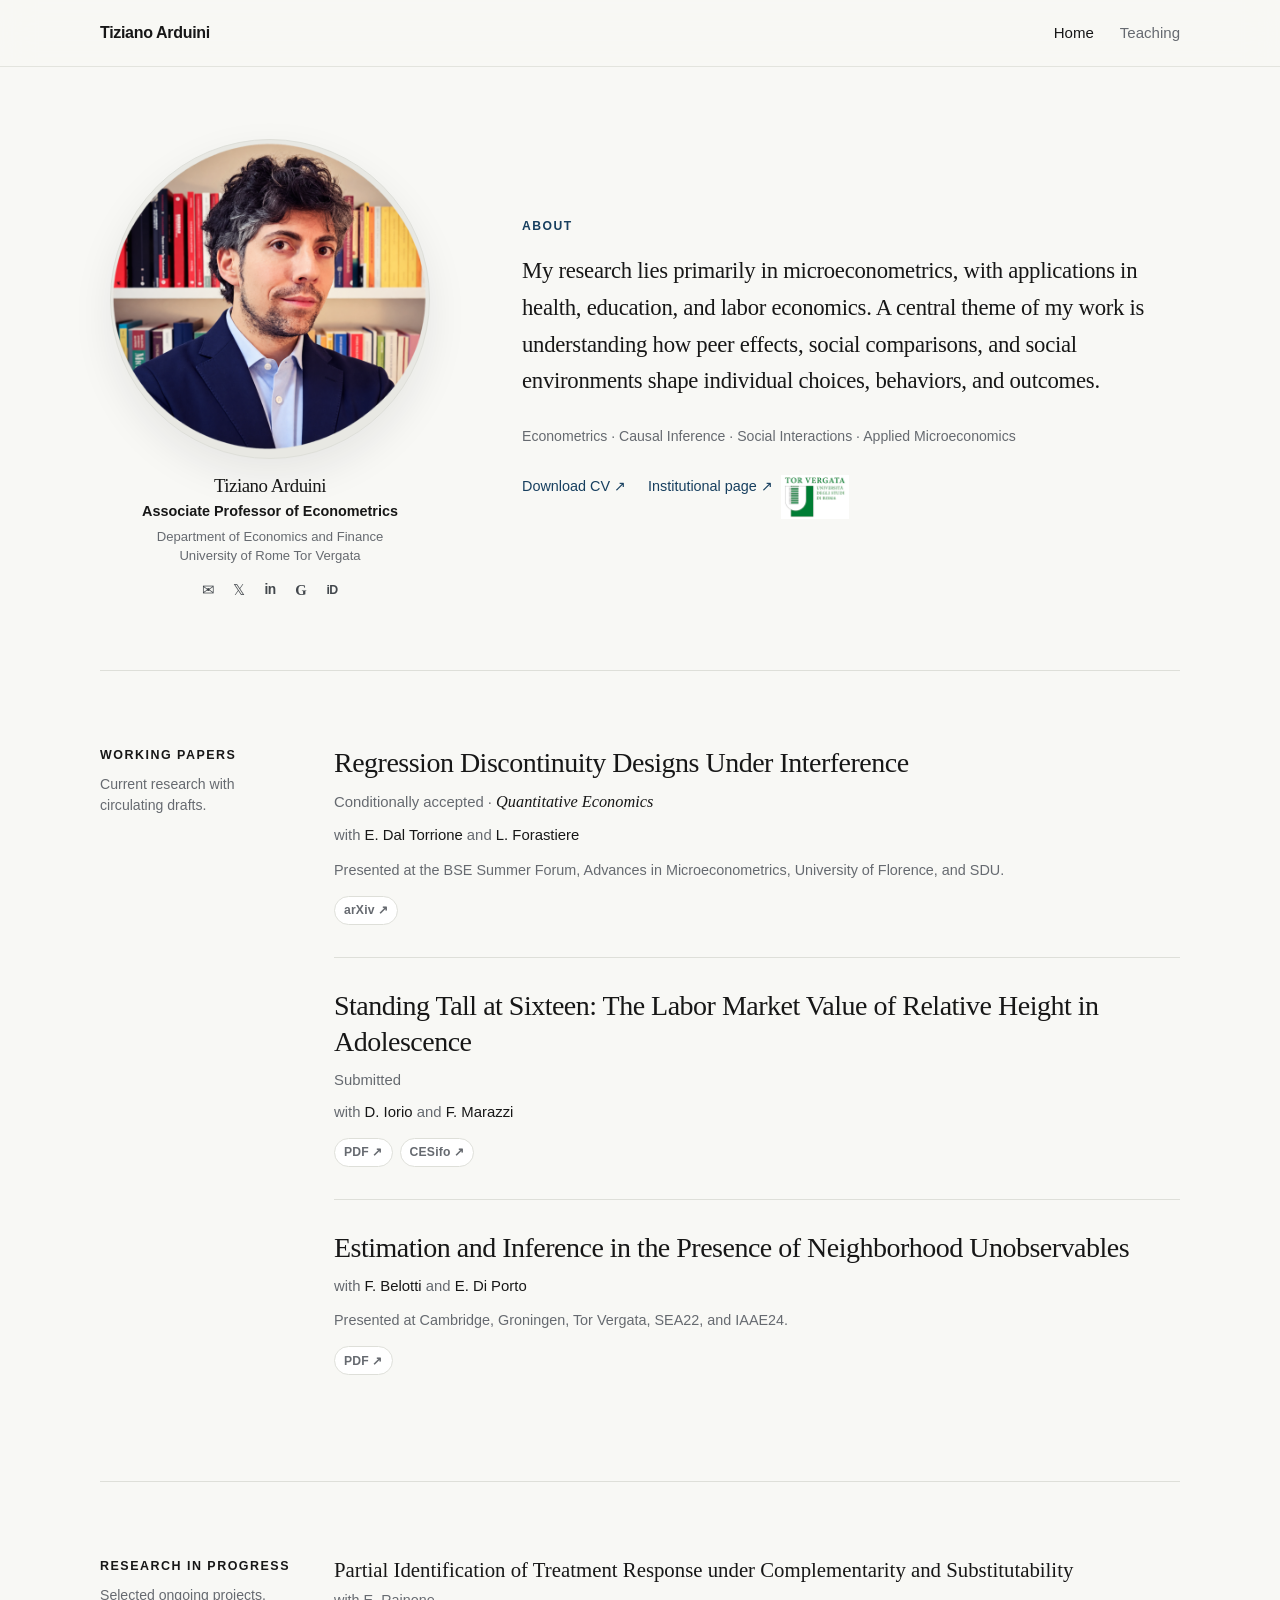
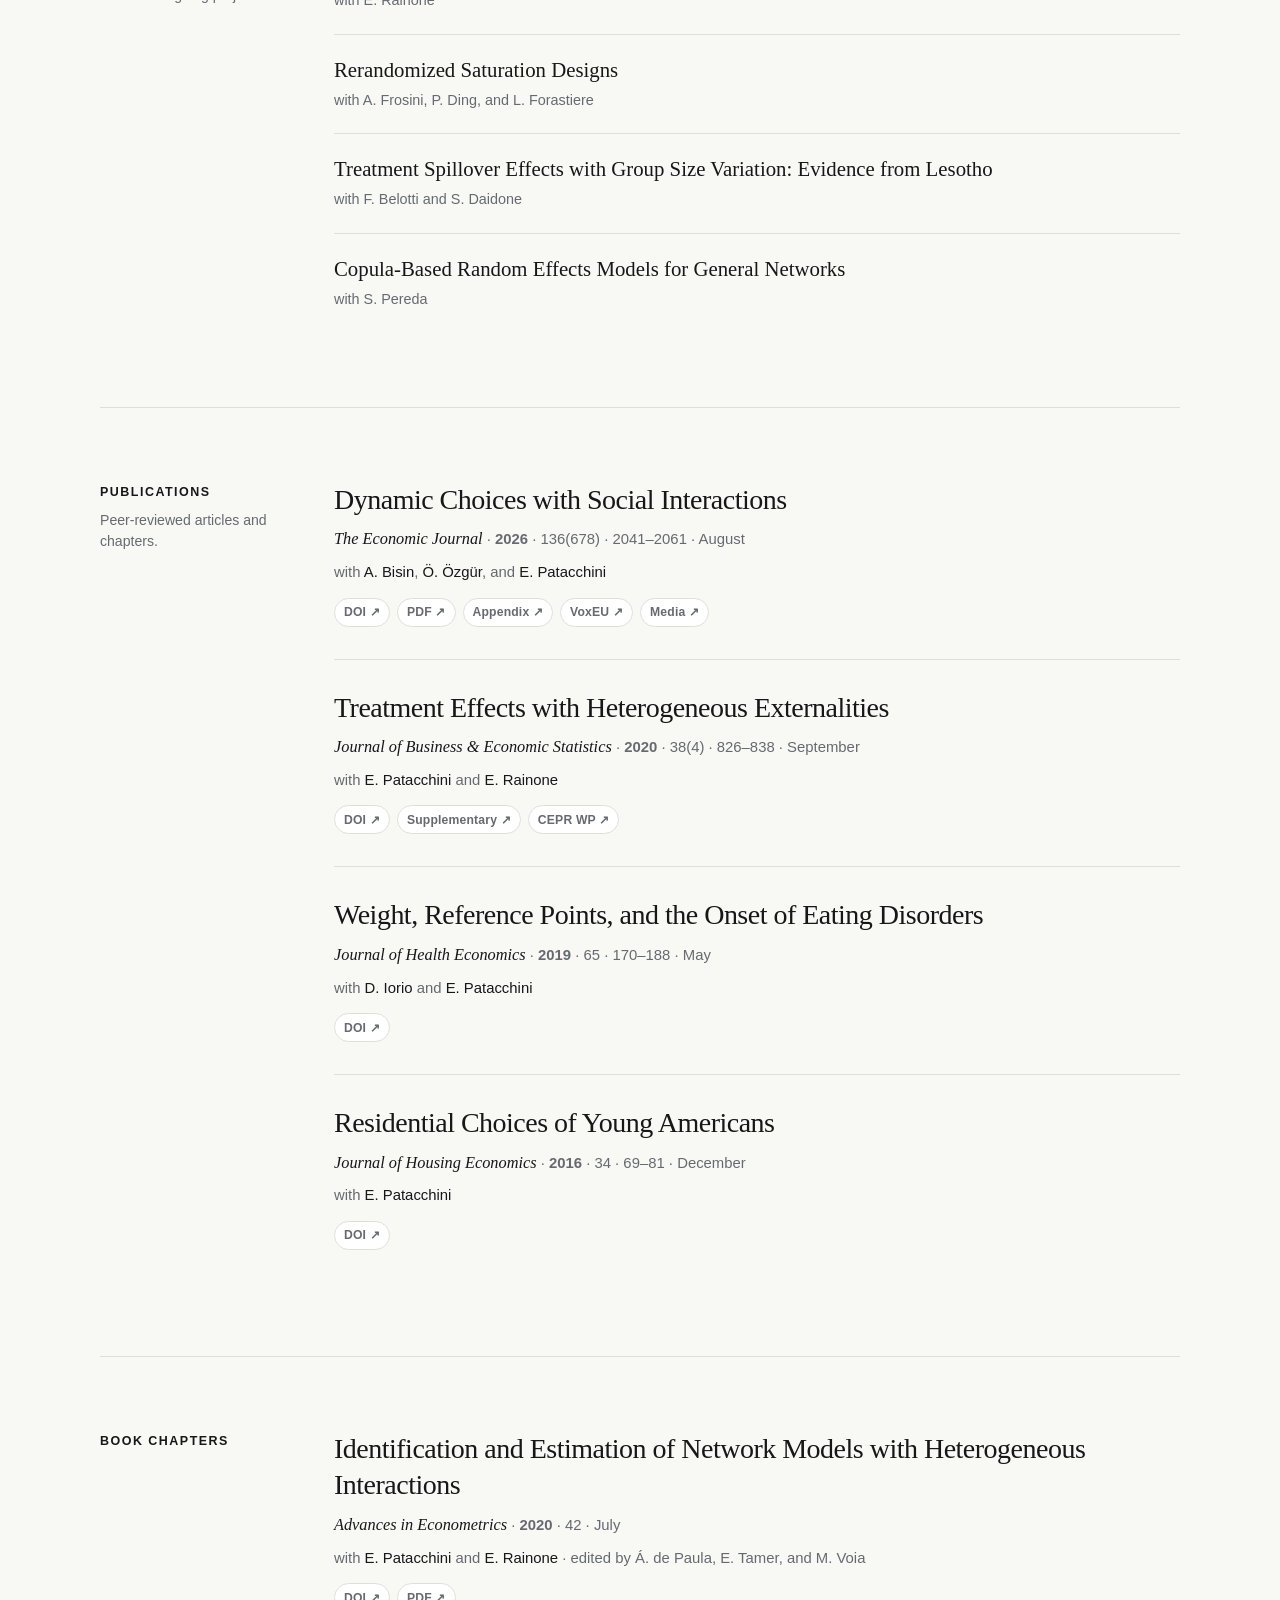
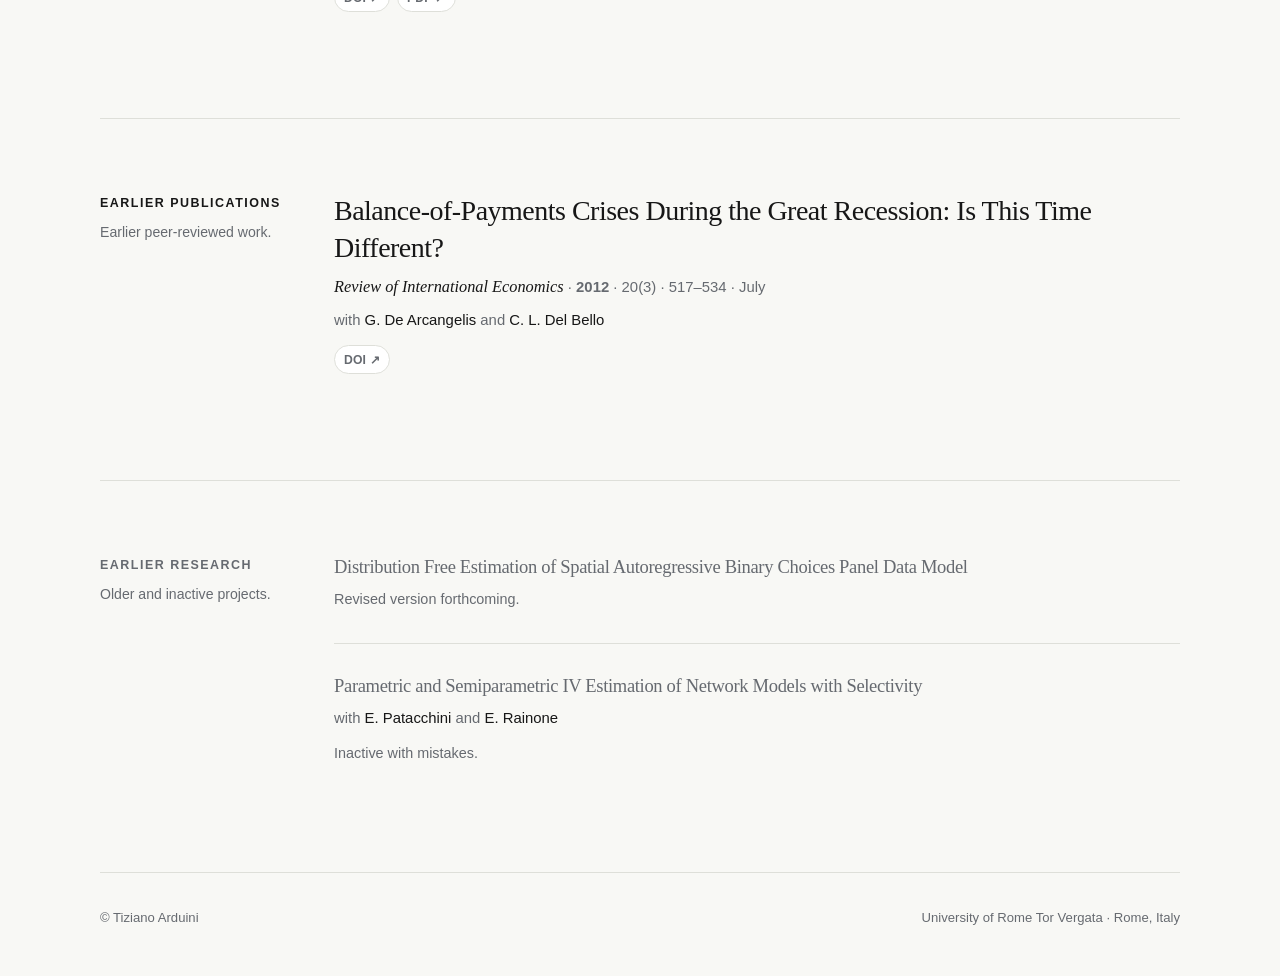
<file: index.html>
<!doctype html>
<html lang="en">
<head>
  <meta charset="utf-8">
  <meta name="viewport" content="width=device-width, initial-scale=1">
  <title>Tiziano Arduini — Econometrics</title>
  <meta name="description" content="Tiziano Arduini is Associate Professor of Econometrics at the University of Rome Tor Vergata. Research in microeconometrics, social interactions, peer effects, causal inference, health, education, and labor economics.">
  <meta name="author" content="Tiziano Arduini">
  <meta name="robots" content="index,follow,max-image-preview:large">
  <link rel="canonical" href="https://tiziardui.github.io/">
  <meta property="og:type" content="website">
  <meta property="og:url" content="https://tiziardui.github.io/">
  <meta property="og:title" content="Tiziano Arduini — Econometrics">
  <meta property="og:description" content="Research, publications, and working papers in econometrics and applied microeconomics.">
  <meta property="og:image" content="https://tiziardui.github.io/profile-photo.png">
  <meta name="twitter:card" content="summary">
  <link rel="icon" href="favicon.svg" type="image/svg+xml">
  <link rel="stylesheet" href="styles.css?v=13">
  <script type="application/ld+json">
  {
    "@context": "https://schema.org",
    "@type": "Person",
    "name": "Tiziano Arduini",
    "jobTitle": "Associate Professor of Econometrics",
    "affiliation": {
      "@type": "CollegeOrUniversity",
      "name": "University of Rome Tor Vergata"
    },
    "url": "https://tiziardui.github.io/",
    "sameAs": [
      "https://economia.uniroma2.it/master-science/economics/faculty/628/",
      "https://sites.google.com/site/tizianoarduini/",
      "https://x.com/ardui1",
      "https://it.linkedin.com/in/tiziano-arduini-7b616b24",
      "https://scholar.google.com/citations?user=-gAz1sMAAAAJ&hl=it",
      "https://orcid.org/0000-0002-2574-7536"
    ]
  }
  </script>
</head>
<body>
  <header class="site-header">
    <div class="wrap nav">
      <a class="brand" href="index.html">Tiziano Arduini</a>
      <nav class="nav-links" aria-label="Primary navigation">
        <a href="index.html" aria-current="page">Home</a>
        <a href="teaching.html">Teaching</a>
      </nav>
    </div>
  </header>

  <main class="wrap">
    <section class="hero profile-hero" aria-labelledby="intro-title">
      <aside class="profile-card" aria-label="Profile">
        <figure class="portrait-frame">
          <img src="profile-photo.png" alt="Portrait of Tiziano Arduini">
        </figure>

        <h1 class="profile-name" id="intro-title">Tiziano Arduini</h1>
        <p class="profile-title">Associate Professor of Econometrics</p>
        <p class="profile-affiliation">Department of Economics and Finance<br>University of Rome Tor Vergata</p>

        <div class="social-icons" aria-label="Academic and social profiles">
          <a class="social-icon social-mail" href="mailto:tiziano.arduini@uniroma2.it" aria-label="Email" title="Email"><span aria-hidden="true">✉</span></a>
          <a class="social-icon social-x" href="https://x.com/ardui1" target="_blank" rel="noopener" aria-label="X" title="X"><span aria-hidden="true">𝕏</span></a>
          <a class="social-icon social-linkedin" href="https://it.linkedin.com/in/tiziano-arduini-7b616b24" target="_blank" rel="noopener" aria-label="LinkedIn" title="LinkedIn"><span aria-hidden="true">in</span></a>
          <a class="social-icon social-scholar" href="https://scholar.google.com/citations?user=-gAz1sMAAAAJ&amp;hl=it" target="_blank" rel="noopener" aria-label="Google Scholar" title="Google Scholar"><span aria-hidden="true">G</span></a>
          <a class="social-icon social-orcid" href="https://orcid.org/0000-0002-2574-7536" target="_blank" rel="noopener" aria-label="ORCID" title="ORCID"><span aria-hidden="true">iD</span></a>
        </div>

      </aside>

      <div class="profile-about">
        <p class="eyebrow">About</p>
        <p class="hero-copy">My research lies primarily in microeconometrics, with applications in health, education, and labor economics. A central theme of my work is understanding how peer effects, social comparisons, and social environments shape individual choices, behaviors, and outcomes.</p>
        <p class="research-fields">Econometrics · Causal Inference · Social Interactions · Applied Microeconomics</p>
        <div class="profile-links" aria-label="Profile links">
          <a href="https://www.dropbox.com/scl/fi/qhc1tn0ls0emnahwsug9j/cv_Tiziano_Arduini_2026.pdf?rlkey=sfipj09zlc4dytsnv4lsvsa61&amp;dl=0" target="_blank" rel="noopener">Download CV ↗</a>
          <a class="institutional-link" href="https://economia.uniroma2.it/master-science/economics/faculty/628/" target="_blank" rel="noopener" style="display:inline-flex;align-items:flex-start;gap:8px;white-space:nowrap;">
            <span>Institutional page ↗</span><img src="torvergata-logo.png" alt="Tor Vergata" aria-hidden="true" style="display:block;width:68px;height:auto;flex:0 0 auto;margin:0;">
          </a>
        </div>
      </div>
    </section>

    <section class="section" id="working-papers">
      <aside class="section-kicker">
        <h2>Working papers</h2>
        <p>Current research with circulating drafts.</p>
      </aside>
      <div class="paper-list">
        <article class="paper">
          <h3 class="paper-title"><a href="https://arxiv.org/abs/2410.02727" target="_blank" rel="noopener">Regression Discontinuity Designs Under Interference</a></h3>
          <p class="paper-meta">Conditionally accepted · <span class="journal">Quantitative Economics</span></p>
          <p class="paper-authors">with <a href="https://ysph.yale.edu/profile/elena-daltorrione/" target="_blank" rel="noopener">E. Dal Torrione</a> and <a href="https://ysph.yale.edu/profile/laura-forastiere/" target="_blank" rel="noopener">L. Forastiere</a></p>
          <p class="paper-note">Presented at the BSE Summer Forum, Advances in Microeconometrics, University of Florence, and SDU.</p>
          <div class="paper-links"><a href="https://arxiv.org/abs/2410.02727" target="_blank" rel="noopener">arXiv ↗</a></div>
        </article>

        <article class="paper">
          <h3 class="paper-title"><a href="https://www.dropbox.com/scl/fi/ciuf4hgrqe3itzjdidm1q/AIM_oct26.pdf?rlkey=f3bqn1ckwf6ipjolx99m9q7sm&amp;dl=0" target="_blank" rel="noopener">Standing Tall at Sixteen: The Labor Market Value of Relative Height in Adolescence</a></h3>
          <p class="paper-meta">Submitted</p>
          <p class="paper-authors">with <a href="https://www.unibo.it/sitoweb/daniela.iorio/en" target="_blank" rel="noopener">D. Iorio</a> and <a href="https://sites.google.com/view/francescamarazzi/home" target="_blank" rel="noopener">F. Marazzi</a></p>
          <div class="paper-links"><a href="https://www.dropbox.com/scl/fi/ciuf4hgrqe3itzjdidm1q/AIM_oct26.pdf?rlkey=f3bqn1ckwf6ipjolx99m9q7sm&amp;dl=0" target="_blank" rel="noopener">PDF ↗</a><a href="https://www.ifo.de/en/cesifo/publications/2026/working-paper/standing-tall-sixteen-labor-market-value-relative-height" target="_blank" rel="noopener">CESifo ↗</a></div>
        </article>

        <article class="paper">
          <h3 class="paper-title"><a href="https://www.dropbox.com/scl/fi/tr5yexhmkhqsdm2c9rjfx/ABD-11.pdf?dl=0&amp;rlkey=7n9vxc4f88mdpufu6oeyw54sm" target="_blank" rel="noopener">Estimation and Inference in the Presence of Neighborhood Unobservables</a></h3>
          <p class="paper-authors">with <a href="https://fbelotti.github.io/" target="_blank" rel="noopener">F. Belotti</a> and <a href="https://edoardodiporto.jimdofree.com/" target="_blank" rel="noopener">E. Di Porto</a></p>
          <p class="paper-note">Presented at Cambridge, Groningen, Tor Vergata, SEA22, and IAAE24.</p>
          <div class="paper-links"><a href="https://www.dropbox.com/scl/fi/tr5yexhmkhqsdm2c9rjfx/ABD-11.pdf?dl=0&amp;rlkey=7n9vxc4f88mdpufu6oeyw54sm" target="_blank" rel="noopener">PDF ↗</a></div>
        </article>
      </div>
    </section>

    <section class="section" id="research-in-progress">
      <aside class="section-kicker">
        <h2>Research in progress</h2>
        <p>Selected ongoing projects.</p>
      </aside>
      <div class="wip-list">
        <article class="wip">
          <h3><a href="https://www.dropbox.com/scl/fi/jxatmqqfhhw8zw6k5jlgv/Partial_Identification_under_Complementarity_and_Substitutability-2.pdf?rlkey=vyomjskh4kojqoptth1h7er0o&amp;dl=0" target="_blank" rel="noopener">Partial Identification of Treatment Response under Complementarity and Substitutability</a></h3>
          <p>with <a href="https://sites.google.com/site/edoardorainone0/" target="_blank" rel="noopener">E. Rainone</a></p>
        </article>
        <article class="wip">
          <h3>Rerandomized Saturation Designs</h3>
          <p>with <a href="https://sites.google.com/view/alessiofrosini/" target="_blank" rel="noopener">A. Frosini</a>, <a href="https://sites.google.com/site/pengdingpku/" target="_blank" rel="noopener">P. Ding</a>, and <a href="https://ysph.yale.edu/profile/laura-forastiere/" target="_blank" rel="noopener">L. Forastiere</a></p>
        </article>
        <article class="wip">
          <h3>Treatment Spillover Effects with Group Size Variation: Evidence from Lesotho</h3>
          <p>with <a href="https://fbelotti.github.io/" target="_blank" rel="noopener">F. Belotti</a> and <a href="https://sites.google.com/view/silviodaidone/home" target="_blank" rel="noopener">S. Daidone</a></p>
        </article>
        <article class="wip">
          <h3>Copula-Based Random Effects Models for General Networks</h3>
          <p>with <a href="https://sites.google.com/site/santiagopereda/home?authuser=0" target="_blank" rel="noopener">S. Pereda</a></p>
        </article>
      </div>
    </section>

    <section class="section" id="publications">
      <aside class="section-kicker">
        <h2>Publications</h2>
        <p>Peer-reviewed articles and chapters.</p>
      </aside>
      <div class="paper-list">
        <article class="paper">
          <h3 class="paper-title"><a href="https://www.dropbox.com/scl/fi/vagg8p7w4ii8tqq4l0tqf/Arduini_et_al-18.pdf?dl=0&amp;rlkey=fc5q8jyiuehrwctq2bv8elfof" target="_blank" rel="noopener">Dynamic Choices with Social Interactions</a></h3>
          <p class="paper-meta"><span class="journal">The Economic Journal</span> · <strong>2026</strong> · 136(678) · 2041–2061 · August</p>
          <p class="paper-authors">with <a href="http://www.econ.nyu.edu/user/bisina/" target="_blank" rel="noopener">A. Bisin</a>, <a href="https://sites.google.com/site/onurozgurresearch/home" target="_blank" rel="noopener">Ö. Özgür</a>, and <a href="https://patacchini.economics.cornell.edu/index.html" target="_blank" rel="noopener">E. Patacchini</a></p>
          <div class="paper-links">
            <a href="https://doi.org/10.1093/ej/ueaf101" target="_blank" rel="noopener">DOI ↗</a>
            <a href="https://www.dropbox.com/scl/fi/vagg8p7w4ii8tqq4l0tqf/Arduini_et_al-18.pdf?dl=0&amp;rlkey=fc5q8jyiuehrwctq2bv8elfof" target="_blank" rel="noopener">PDF ↗</a>
            <a href="https://www.dropbox.com/scl/fi/8c98xmn0wooi1d8a5u0wp/MS20220493-appendix-20250525.pdf?dl=0&amp;rlkey=39q0d7gv1p3jlnbofj98wog5h" target="_blank" rel="noopener">Appendix ↗</a>
            <a href="https://voxeu.org/article/dynamic-social-interactions-and-health-risk-behaviour" target="_blank" rel="noopener">VoxEU ↗</a>
            <a href="https://mbs.edu/news/how-researchers-are-using-economics-to-help-explain-adolescent-addiction" target="_blank" rel="noopener">Media ↗</a>
          </div>
        </article>

        <article class="paper">
          <h3 class="paper-title"><a href="https://www.tandfonline.com/doi/full/10.1080/07350015.2019.1592755" target="_blank" rel="noopener">Treatment Effects with Heterogeneous Externalities</a></h3>
          <p class="paper-meta"><span class="journal">Journal of Business &amp; Economic Statistics</span> · <strong>2020</strong> · 38(4) · 826–838 · September</p>
          <p class="paper-authors">with <a href="https://patacchini.economics.cornell.edu/index.html" target="_blank" rel="noopener">E. Patacchini</a> and <a href="https://sites.google.com/site/edoardorainone0/" target="_blank" rel="noopener">E. Rainone</a></p>
          <div class="paper-links">
            <a href="https://doi.org/10.1080/07350015.2019.1592755" target="_blank" rel="noopener">DOI ↗</a>
            <a href="https://www.dropbox.com/s/rrlj3v5vf3xvtq6/supplementary_APR19feb.pdf?dl=0" target="_blank" rel="noopener">Supplementary ↗</a>
            <a href="https://www.dropbox.com/s/v7lvixaarfz6vrx/APR_19feb19.pdf?dl=0" target="_blank" rel="noopener">CEPR WP ↗</a>
          </div>
        </article>

        <article class="paper">
          <h3 class="paper-title"><a href="https://www.sciencedirect.com/science/article/pii/S0167629618307094?via%3Dihub" target="_blank" rel="noopener">Weight, Reference Points, and the Onset of Eating Disorders</a></h3>
          <p class="paper-meta"><span class="journal">Journal of Health Economics</span> · <strong>2019</strong> · 65 · 170–188 · May</p>
          <p class="paper-authors">with <a href="https://www.unibo.it/sitoweb/daniela.iorio/en" target="_blank" rel="noopener">D. Iorio</a> and <a href="https://patacchini.economics.cornell.edu/index.html" target="_blank" rel="noopener">E. Patacchini</a></p>
          <div class="paper-links"><a href="https://doi.org/10.1016/j.jhealeco.2019.03.004" target="_blank" rel="noopener">DOI ↗</a></div>
        </article>

        <article class="paper">
          <h3 class="paper-title"><a href="https://doi.org/10.1016/j.jhe.2016.08.003" target="_blank" rel="noopener">Residential Choices of Young Americans</a></h3>
          <p class="paper-meta"><span class="journal">Journal of Housing Economics</span> · <strong>2016</strong> · 34 · 69–81 · December</p>
          <p class="paper-authors">with <a href="https://patacchini.economics.cornell.edu/index.html" target="_blank" rel="noopener">E. Patacchini</a></p>
          <div class="paper-links"><a href="https://doi.org/10.1016/j.jhe.2016.08.003" target="_blank" rel="noopener">DOI ↗</a></div>
        </article>
      </div>
    </section>

    <section class="section" id="book-chapters">
      <aside class="section-kicker">
        <h2>Book Chapters</h2>
      </aside>
      <div class="paper-list">
        <article class="paper">
          <h3 class="paper-title"><a href="https://www.dropbox.com/s/99vra2utzs28x1h/APR_ADV_ECT_apr20.pdf?dl=0" target="_blank" rel="noopener">Identification and Estimation of Network Models with Heterogeneous Interactions</a></h3>
          <p class="paper-meta"><span class="journal">Advances in Econometrics</span> · <strong>2020</strong> · 42 · July</p>
          <p class="paper-authors">with <a href="https://patacchini.economics.cornell.edu/index.html" target="_blank" rel="noopener">E. Patacchini</a> and <a href="https://sites.google.com/site/edoardorainone0/" target="_blank" rel="noopener">E. Rainone</a> · edited by Á. de Paula, E. Tamer, and M. Voia</p>
          <div class="paper-links"><a href="https://doi.org/10.1108/S0731-905320200000042006" target="_blank" rel="noopener">DOI ↗</a><a href="https://www.dropbox.com/s/99vra2utzs28x1h/APR_ADV_ECT_apr20.pdf?dl=0" target="_blank" rel="noopener">PDF ↗</a></div>
        </article>

      </div>
    </section>

    <section class="section" id="earlier-publications">
      <aside class="section-kicker">
        <h2>Earlier Publications</h2>
        <p>Earlier peer-reviewed work.</p>
      </aside>
      <div class="paper-list">
        <article class="paper">
          <h3 class="paper-title"><a href="https://doi.org/10.1111/j.1467-9396.2012.01036.x" target="_blank" rel="noopener">Balance-of-Payments Crises During the Great Recession: Is This Time Different?</a></h3>
          <p class="paper-meta"><span class="journal">Review of International Economics</span> · <strong>2012</strong> · 20(3) · 517–534 · July</p>
          <p class="paper-authors">with <a href="https://sites.google.com/a/uniroma1.it/giuseppedearcangelis-eng/home" target="_blank" rel="noopener">G. De Arcangelis</a> and <a href="https://sites.google.com/site/cldelbello/home" target="_blank" rel="noopener">C. L. Del Bello</a></p>
          <div class="paper-links"><a href="https://doi.org/10.1111/j.1467-9396.2012.01036.x" target="_blank" rel="noopener">DOI ↗</a></div>
        </article>
      </div>
    </section>

    <section class="section old-research" id="old-research">
      <aside class="section-kicker">
        <h2>Earlier research</h2>
        <p>Older and inactive projects.</p>
      </aside>
      <div class="paper-list">
        <article class="paper">
          <h3 class="paper-title">Distribution Free Estimation of Spatial Autoregressive Binary Choices Panel Data Model</h3>
          <p class="paper-note">Revised version forthcoming.</p>
        </article>
        <article class="paper">
          <h3 class="paper-title">Parametric and Semiparametric IV Estimation of Network Models with Selectivity</h3>
          <p class="paper-authors">with <a href="https://patacchini.economics.cornell.edu/index.html" target="_blank" rel="noopener">E. Patacchini</a> and <a href="https://sites.google.com/site/edoardorainone0/" target="_blank" rel="noopener">E. Rainone</a></p>
          <p class="paper-note">Inactive with mistakes.</p>
        </article>
      </div>
    </section>
  </main>

  <footer class="site-footer">
    <div class="wrap footer-row">
      <span>© Tiziano Arduini</span>
      <span>University of Rome Tor Vergata · Rome, Italy</span>
    </div>
  </footer>
</body>
</html>
</file>
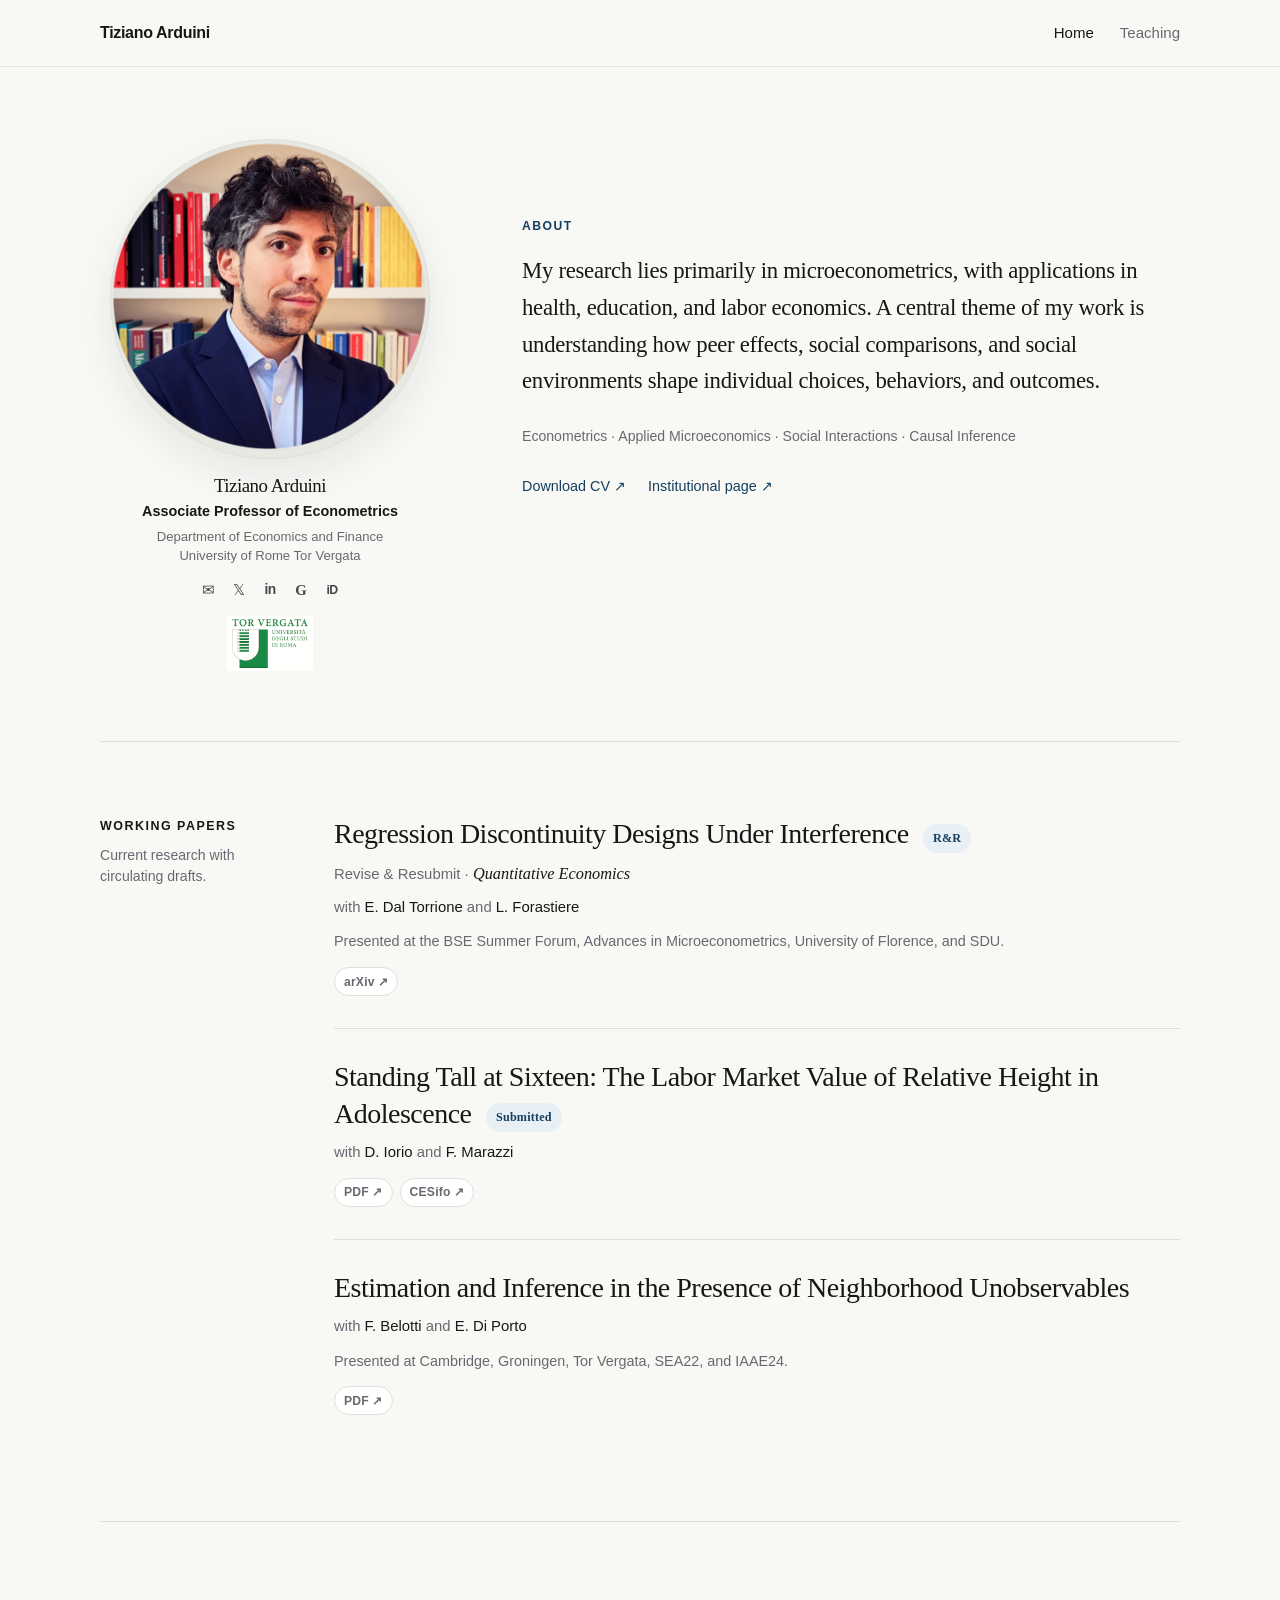
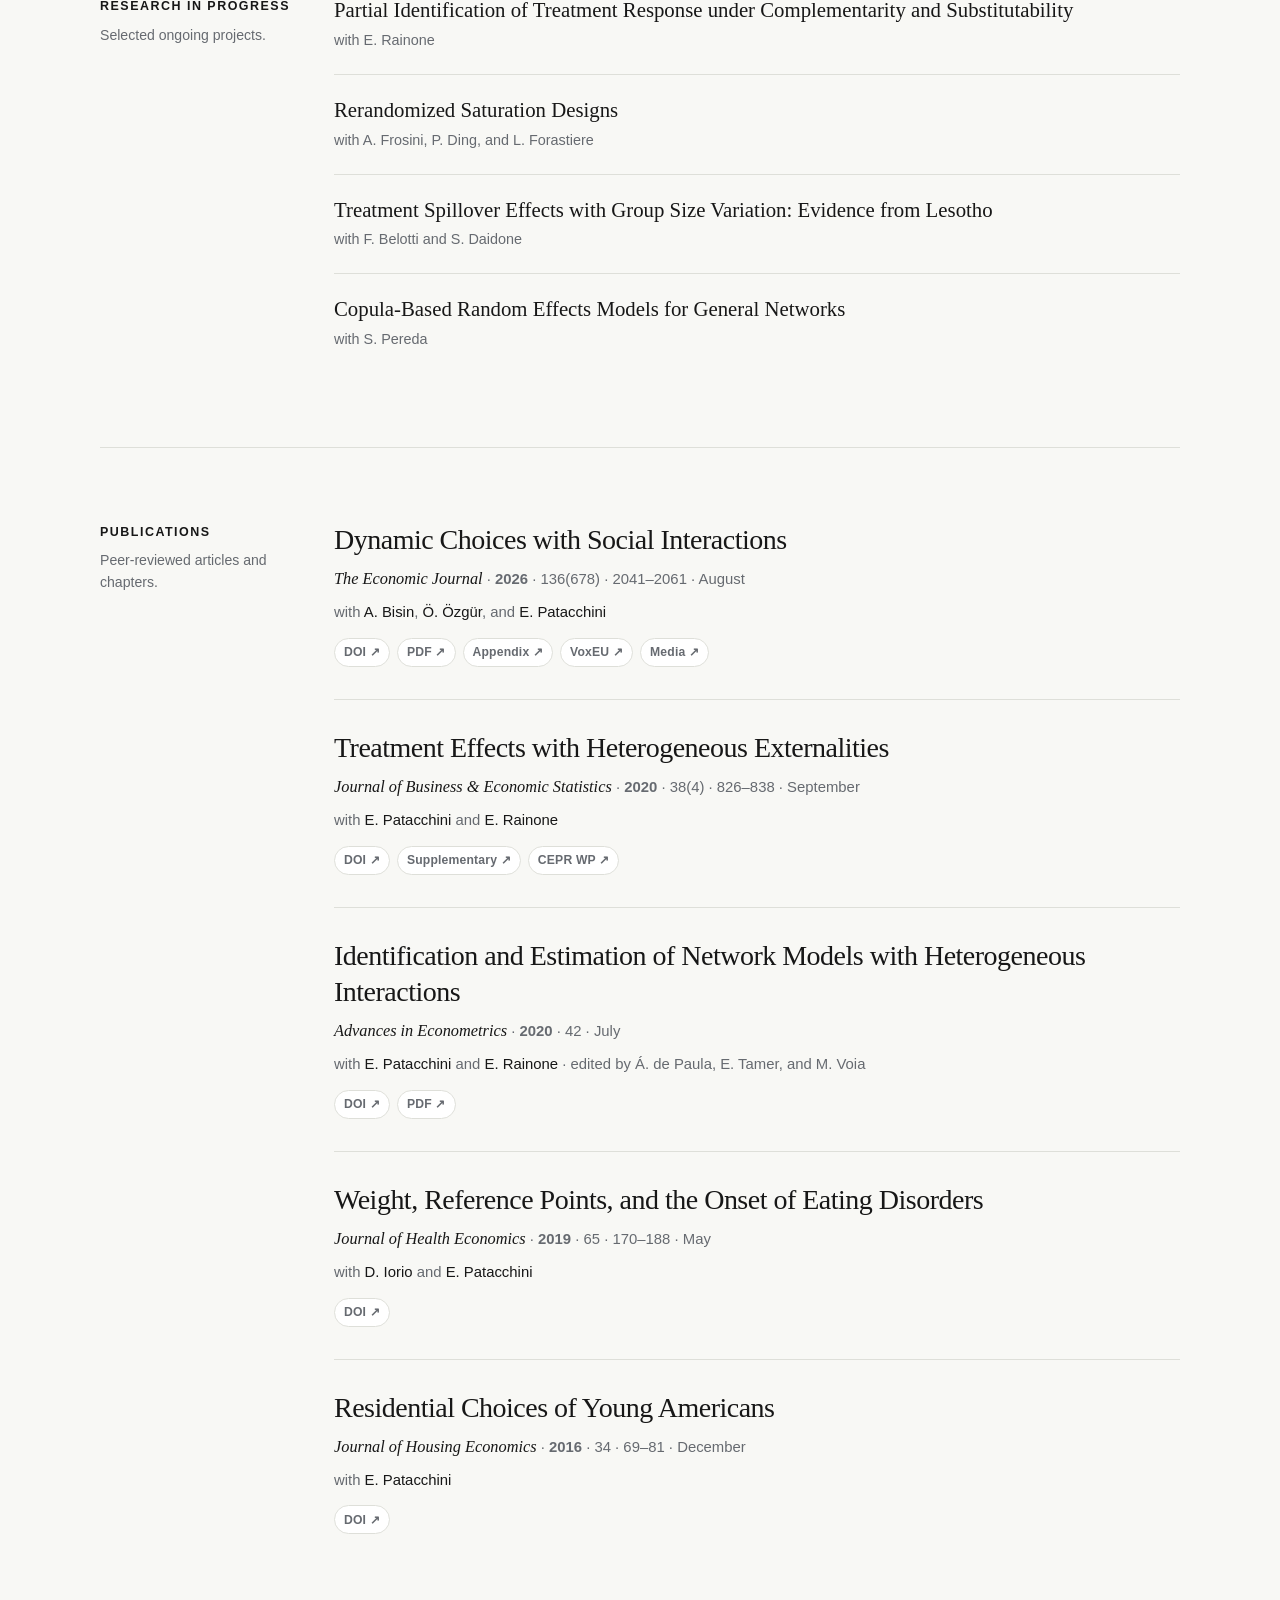
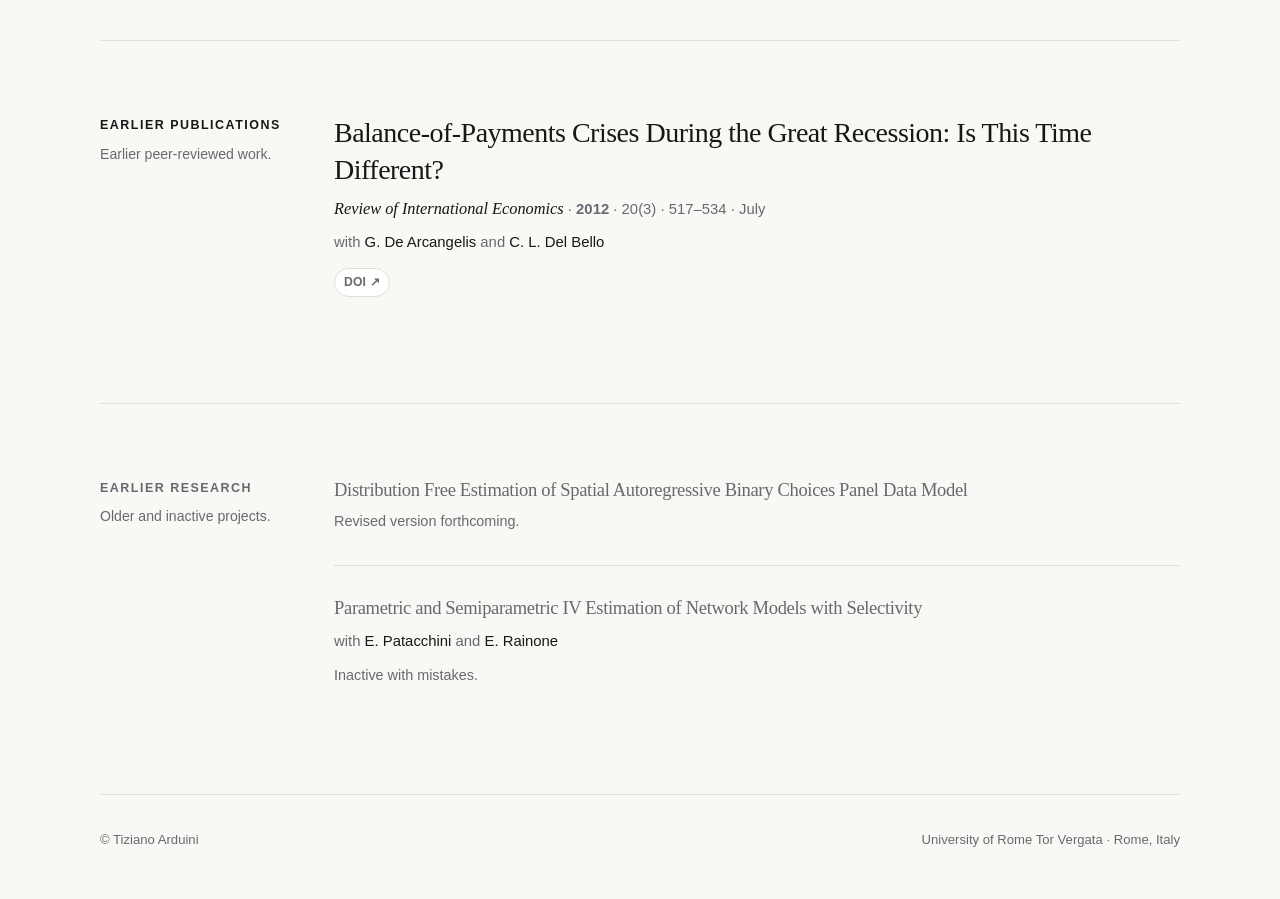
<file: index_relative_weight_submitted.html>
<!doctype html>
<html lang="en">
<head>
  <meta charset="utf-8">
  <meta name="viewport" content="width=device-width, initial-scale=1">
  <title>Tiziano Arduini — Econometrics</title>
  <meta name="description" content="Tiziano Arduini is Associate Professor of Econometrics at the University of Rome Tor Vergata. Research in microeconometrics, social interactions, peer effects, causal inference, health, education, and labor economics.">
  <meta name="author" content="Tiziano Arduini">
  <meta name="robots" content="index,follow,max-image-preview:large">
  <link rel="canonical" href="https://tiziardui.github.io/">
  <meta property="og:type" content="website">
  <meta property="og:url" content="https://tiziardui.github.io/">
  <meta property="og:title" content="Tiziano Arduini — Econometrics">
  <meta property="og:description" content="Research, publications, and working papers in econometrics and applied microeconomics.">
  <meta property="og:image" content="https://tiziardui.github.io/profile-photo.png">
  <meta name="twitter:card" content="summary">
  <link rel="icon" href="favicon.svg" type="image/svg+xml">
  <link rel="stylesheet" href="styles.css?v=13">
  <script type="application/ld+json">
  {
    "@context": "https://schema.org",
    "@type": "Person",
    "name": "Tiziano Arduini",
    "jobTitle": "Associate Professor of Econometrics",
    "affiliation": {
      "@type": "CollegeOrUniversity",
      "name": "University of Rome Tor Vergata"
    },
    "url": "https://tiziardui.github.io/",
    "sameAs": [
      "https://economia.uniroma2.it/master-science/economics/faculty/628/",
      "https://sites.google.com/site/tizianoarduini/",
      "https://x.com/ardui1",
      "https://it.linkedin.com/in/tiziano-arduini-7b616b24",
      "https://scholar.google.com/citations?user=-gAz1sMAAAAJ&hl=it",
      "https://orcid.org/0000-0002-2574-7536"
    ]
  }
  </script>
</head>
<body>
  <header class="site-header">
    <div class="wrap nav">
      <a class="brand" href="index.html">Tiziano Arduini</a>
      <nav class="nav-links" aria-label="Primary navigation">
        <a href="index.html" aria-current="page">Home</a>
        <a href="teaching.html">Teaching</a>
      </nav>
    </div>
  </header>

  <main class="wrap">
    <section class="hero profile-hero" aria-labelledby="intro-title">
      <aside class="profile-card" aria-label="Profile">
        <figure class="portrait-frame">
          <img src="profile-photo.png" alt="Portrait of Tiziano Arduini">
        </figure>

        <h1 class="profile-name" id="intro-title">Tiziano Arduini</h1>
        <p class="profile-title">Associate Professor of Econometrics</p>
        <p class="profile-affiliation">Department of Economics and Finance<br>University of Rome Tor Vergata</p>

        <div class="social-icons" aria-label="Academic and social profiles">
          <a class="social-icon social-mail" href="mailto:tiziano.arduini@uniroma2.it" aria-label="Email" title="Email"><span aria-hidden="true">✉</span></a>
          <a class="social-icon social-x" href="https://x.com/ardui1" target="_blank" rel="noopener" aria-label="X" title="X"><span aria-hidden="true">𝕏</span></a>
          <a class="social-icon social-linkedin" href="https://it.linkedin.com/in/tiziano-arduini-7b616b24" target="_blank" rel="noopener" aria-label="LinkedIn" title="LinkedIn"><span aria-hidden="true">in</span></a>
          <a class="social-icon social-scholar" href="https://scholar.google.com/citations?user=-gAz1sMAAAAJ&amp;hl=it" target="_blank" rel="noopener" aria-label="Google Scholar" title="Google Scholar"><span aria-hidden="true">G</span></a>
          <a class="social-icon social-orcid" href="https://orcid.org/0000-0002-2574-7536" target="_blank" rel="noopener" aria-label="ORCID" title="ORCID"><span aria-hidden="true">iD</span></a>
        </div>

        <a class="profile-university-logo" href="https://economia.uniroma2.it/master-science/economics/faculty/628/" target="_blank" rel="noopener" aria-label="University of Rome Tor Vergata institutional page">
          <img src="torvergata-logo.png" alt="Tor Vergata">
        </a>
      </aside>

      <div class="profile-about">
        <p class="eyebrow">About</p>
        <p class="hero-copy">My research lies primarily in microeconometrics, with applications in health, education, and labor economics. A central theme of my work is understanding how peer effects, social comparisons, and social environments shape individual choices, behaviors, and outcomes.</p>
        <p class="research-fields">Econometrics · Applied Microeconomics · Social Interactions · Causal Inference</p>
        <div class="profile-links" aria-label="Profile links">
          <a href="https://www.dropbox.com/scl/fi/qhc1tn0ls0emnahwsug9j/cv_Tiziano_Arduini_2026.pdf?rlkey=sfipj09zlc4dytsnv4lsvsa61&amp;dl=0" target="_blank" rel="noopener">Download CV ↗</a>
          <a href="https://economia.uniroma2.it/master-science/economics/faculty/628/" target="_blank" rel="noopener">Institutional page ↗</a>
        </div>
      </div>
    </section>

    <section class="section" id="working-papers">
      <aside class="section-kicker">
        <h2>Working papers</h2>
        <p>Current research with circulating drafts.</p>
      </aside>
      <div class="paper-list">
        <article class="paper">
          <h3 class="paper-title"><a href="https://arxiv.org/abs/2410.02727" target="_blank" rel="noopener">Regression Discontinuity Designs Under Interference</a> <span class="status">R&amp;R</span></h3>
          <p class="paper-meta">Revise &amp; Resubmit · <span class="journal">Quantitative Economics</span></p>
          <p class="paper-authors">with <a href="https://ysph.yale.edu/profile/elena-daltorrione/" target="_blank" rel="noopener">E. Dal Torrione</a> and <a href="https://ysph.yale.edu/profile/laura-forastiere/" target="_blank" rel="noopener">L. Forastiere</a></p>
          <p class="paper-note">Presented at the BSE Summer Forum, Advances in Microeconometrics, University of Florence, and SDU.</p>
          <div class="paper-links"><a href="https://arxiv.org/abs/2410.02727" target="_blank" rel="noopener">arXiv ↗</a></div>
        </article>

        <article class="paper">
          <h3 class="paper-title"><a href="https://www.dropbox.com/scl/fi/ciuf4hgrqe3itzjdidm1q/AIM_oct26.pdf?rlkey=f3bqn1ckwf6ipjolx99m9q7sm&amp;dl=0" target="_blank" rel="noopener">Standing Tall at Sixteen: The Labor Market Value of Relative Height in Adolescence</a> <span class="status">Submitted</span></h3>
          <p class="paper-authors">with <a href="https://www.unibo.it/sitoweb/daniela.iorio/en" target="_blank" rel="noopener">D. Iorio</a> and <a href="https://sites.google.com/view/francescamarazzi/home" target="_blank" rel="noopener">F. Marazzi</a></p>
          <div class="paper-links"><a href="https://www.dropbox.com/scl/fi/ciuf4hgrqe3itzjdidm1q/AIM_oct26.pdf?rlkey=f3bqn1ckwf6ipjolx99m9q7sm&amp;dl=0" target="_blank" rel="noopener">PDF ↗</a><a href="https://www.ifo.de/en/cesifo/publications/2026/working-paper/standing-tall-sixteen-labor-market-value-relative-height" target="_blank" rel="noopener">CESifo ↗</a></div>
        </article>

        <article class="paper">
          <h3 class="paper-title"><a href="https://www.dropbox.com/scl/fi/tr5yexhmkhqsdm2c9rjfx/ABD-11.pdf?dl=0&amp;rlkey=7n9vxc4f88mdpufu6oeyw54sm" target="_blank" rel="noopener">Estimation and Inference in the Presence of Neighborhood Unobservables</a></h3>
          <p class="paper-authors">with <a href="https://fbelotti.github.io/" target="_blank" rel="noopener">F. Belotti</a> and <a href="https://edoardodiporto.jimdofree.com/" target="_blank" rel="noopener">E. Di Porto</a></p>
          <p class="paper-note">Presented at Cambridge, Groningen, Tor Vergata, SEA22, and IAAE24.</p>
          <div class="paper-links"><a href="https://www.dropbox.com/scl/fi/tr5yexhmkhqsdm2c9rjfx/ABD-11.pdf?dl=0&amp;rlkey=7n9vxc4f88mdpufu6oeyw54sm" target="_blank" rel="noopener">PDF ↗</a></div>
        </article>
      </div>
    </section>

    <section class="section" id="research-in-progress">
      <aside class="section-kicker">
        <h2>Research in progress</h2>
        <p>Selected ongoing projects.</p>
      </aside>
      <div class="wip-list">
        <article class="wip">
          <h3><a href="https://www.dropbox.com/scl/fi/jxatmqqfhhw8zw6k5jlgv/Partial_Identification_under_Complementarity_and_Substitutability-2.pdf?rlkey=vyomjskh4kojqoptth1h7er0o&amp;dl=0" target="_blank" rel="noopener">Partial Identification of Treatment Response under Complementarity and Substitutability</a></h3>
          <p>with <a href="https://sites.google.com/site/edoardorainone0/" target="_blank" rel="noopener">E. Rainone</a></p>
        </article>
        <article class="wip">
          <h3>Rerandomized Saturation Designs</h3>
          <p>with <a href="https://sites.google.com/view/alessiofrosini/" target="_blank" rel="noopener">A. Frosini</a>, <a href="https://sites.google.com/site/pengdingpku/" target="_blank" rel="noopener">P. Ding</a>, and <a href="https://ysph.yale.edu/profile/laura-forastiere/" target="_blank" rel="noopener">L. Forastiere</a></p>
        </article>
        <article class="wip">
          <h3>Treatment Spillover Effects with Group Size Variation: Evidence from Lesotho</h3>
          <p>with <a href="https://fbelotti.github.io/" target="_blank" rel="noopener">F. Belotti</a> and <a href="https://sites.google.com/view/silviodaidone/home" target="_blank" rel="noopener">S. Daidone</a></p>
        </article>
        <article class="wip">
          <h3>Copula-Based Random Effects Models for General Networks</h3>
          <p>with <a href="https://sites.google.com/site/santiagopereda/home?authuser=0" target="_blank" rel="noopener">S. Pereda</a></p>
        </article>
      </div>
    </section>

    <section class="section" id="publications">
      <aside class="section-kicker">
        <h2>Publications</h2>
        <p>Peer-reviewed articles and chapters.</p>
      </aside>
      <div class="paper-list">
        <article class="paper">
          <h3 class="paper-title"><a href="https://www.dropbox.com/scl/fi/vagg8p7w4ii8tqq4l0tqf/Arduini_et_al-18.pdf?dl=0&amp;rlkey=fc5q8jyiuehrwctq2bv8elfof" target="_blank" rel="noopener">Dynamic Choices with Social Interactions</a></h3>
          <p class="paper-meta"><span class="journal">The Economic Journal</span> · <strong>2026</strong> · 136(678) · 2041–2061 · August</p>
          <p class="paper-authors">with <a href="http://www.econ.nyu.edu/user/bisina/" target="_blank" rel="noopener">A. Bisin</a>, <a href="https://sites.google.com/site/onurozgurresearch/home" target="_blank" rel="noopener">Ö. Özgür</a>, and <a href="https://patacchini.economics.cornell.edu/index.html" target="_blank" rel="noopener">E. Patacchini</a></p>
          <div class="paper-links">
            <a href="https://doi.org/10.1093/ej/ueaf101" target="_blank" rel="noopener">DOI ↗</a>
            <a href="https://www.dropbox.com/scl/fi/vagg8p7w4ii8tqq4l0tqf/Arduini_et_al-18.pdf?dl=0&amp;rlkey=fc5q8jyiuehrwctq2bv8elfof" target="_blank" rel="noopener">PDF ↗</a>
            <a href="https://www.dropbox.com/scl/fi/8c98xmn0wooi1d8a5u0wp/MS20220493-appendix-20250525.pdf?dl=0&amp;rlkey=39q0d7gv1p3jlnbofj98wog5h" target="_blank" rel="noopener">Appendix ↗</a>
            <a href="https://voxeu.org/article/dynamic-social-interactions-and-health-risk-behaviour" target="_blank" rel="noopener">VoxEU ↗</a>
            <a href="https://mbs.edu/news/how-researchers-are-using-economics-to-help-explain-adolescent-addiction" target="_blank" rel="noopener">Media ↗</a>
          </div>
        </article>

        <article class="paper">
          <h3 class="paper-title"><a href="https://www.tandfonline.com/doi/full/10.1080/07350015.2019.1592755" target="_blank" rel="noopener">Treatment Effects with Heterogeneous Externalities</a></h3>
          <p class="paper-meta"><span class="journal">Journal of Business &amp; Economic Statistics</span> · <strong>2020</strong> · 38(4) · 826–838 · September</p>
          <p class="paper-authors">with <a href="https://patacchini.economics.cornell.edu/index.html" target="_blank" rel="noopener">E. Patacchini</a> and <a href="https://sites.google.com/site/edoardorainone0/" target="_blank" rel="noopener">E. Rainone</a></p>
          <div class="paper-links">
            <a href="https://doi.org/10.1080/07350015.2019.1592755" target="_blank" rel="noopener">DOI ↗</a>
            <a href="https://www.dropbox.com/s/rrlj3v5vf3xvtq6/supplementary_APR19feb.pdf?dl=0" target="_blank" rel="noopener">Supplementary ↗</a>
            <a href="https://www.dropbox.com/s/v7lvixaarfz6vrx/APR_19feb19.pdf?dl=0" target="_blank" rel="noopener">CEPR WP ↗</a>
          </div>
        </article>

        <article class="paper">
          <h3 class="paper-title"><a href="https://www.dropbox.com/s/99vra2utzs28x1h/APR_ADV_ECT_apr20.pdf?dl=0" target="_blank" rel="noopener">Identification and Estimation of Network Models with Heterogeneous Interactions</a></h3>
          <p class="paper-meta"><span class="journal">Advances in Econometrics</span> · <strong>2020</strong> · 42 · July</p>
          <p class="paper-authors">with <a href="https://patacchini.economics.cornell.edu/index.html" target="_blank" rel="noopener">E. Patacchini</a> and <a href="https://sites.google.com/site/edoardorainone0/" target="_blank" rel="noopener">E. Rainone</a> · edited by Á. de Paula, E. Tamer, and M. Voia</p>
          <div class="paper-links"><a href="https://doi.org/10.1108/S0731-905320200000042006" target="_blank" rel="noopener">DOI ↗</a><a href="https://www.dropbox.com/s/99vra2utzs28x1h/APR_ADV_ECT_apr20.pdf?dl=0" target="_blank" rel="noopener">PDF ↗</a></div>
        </article>

        <article class="paper">
          <h3 class="paper-title"><a href="https://www.sciencedirect.com/science/article/pii/S0167629618307094?via%3Dihub" target="_blank" rel="noopener">Weight, Reference Points, and the Onset of Eating Disorders</a></h3>
          <p class="paper-meta"><span class="journal">Journal of Health Economics</span> · <strong>2019</strong> · 65 · 170–188 · May</p>
          <p class="paper-authors">with <a href="https://www.unibo.it/sitoweb/daniela.iorio/en" target="_blank" rel="noopener">D. Iorio</a> and <a href="https://patacchini.economics.cornell.edu/index.html" target="_blank" rel="noopener">E. Patacchini</a></p>
          <div class="paper-links"><a href="https://doi.org/10.1016/j.jhealeco.2019.03.004" target="_blank" rel="noopener">DOI ↗</a></div>
        </article>

        <article class="paper">
          <h3 class="paper-title"><a href="https://doi.org/10.1016/j.jhe.2016.08.003" target="_blank" rel="noopener">Residential Choices of Young Americans</a></h3>
          <p class="paper-meta"><span class="journal">Journal of Housing Economics</span> · <strong>2016</strong> · 34 · 69–81 · December</p>
          <p class="paper-authors">with <a href="https://patacchini.economics.cornell.edu/index.html" target="_blank" rel="noopener">E. Patacchini</a></p>
          <div class="paper-links"><a href="https://doi.org/10.1016/j.jhe.2016.08.003" target="_blank" rel="noopener">DOI ↗</a></div>
        </article>
      </div>
    </section>

    <section class="section" id="earlier-publications">
      <aside class="section-kicker">
        <h2>Earlier Publications</h2>
        <p>Earlier peer-reviewed work.</p>
      </aside>
      <div class="paper-list">
        <article class="paper">
          <h3 class="paper-title"><a href="https://doi.org/10.1111/j.1467-9396.2012.01036.x" target="_blank" rel="noopener">Balance-of-Payments Crises During the Great Recession: Is This Time Different?</a></h3>
          <p class="paper-meta"><span class="journal">Review of International Economics</span> · <strong>2012</strong> · 20(3) · 517–534 · July</p>
          <p class="paper-authors">with <a href="https://sites.google.com/a/uniroma1.it/giuseppedearcangelis-eng/home" target="_blank" rel="noopener">G. De Arcangelis</a> and <a href="https://sites.google.com/site/cldelbello/home" target="_blank" rel="noopener">C. L. Del Bello</a></p>
          <div class="paper-links"><a href="https://doi.org/10.1111/j.1467-9396.2012.01036.x" target="_blank" rel="noopener">DOI ↗</a></div>
        </article>
      </div>
    </section>

    <section class="section old-research" id="old-research">
      <aside class="section-kicker">
        <h2>Earlier research</h2>
        <p>Older and inactive projects.</p>
      </aside>
      <div class="paper-list">
        <article class="paper">
          <h3 class="paper-title">Distribution Free Estimation of Spatial Autoregressive Binary Choices Panel Data Model</h3>
          <p class="paper-note">Revised version forthcoming.</p>
        </article>
        <article class="paper">
          <h3 class="paper-title">Parametric and Semiparametric IV Estimation of Network Models with Selectivity</h3>
          <p class="paper-authors">with <a href="https://patacchini.economics.cornell.edu/index.html" target="_blank" rel="noopener">E. Patacchini</a> and <a href="https://sites.google.com/site/edoardorainone0/" target="_blank" rel="noopener">E. Rainone</a></p>
          <p class="paper-note">Inactive with mistakes.</p>
        </article>
      </div>
    </section>
  </main>

  <footer class="site-footer">
    <div class="wrap footer-row">
      <span>© Tiziano Arduini</span>
      <span>University of Rome Tor Vergata · Rome, Italy</span>
    </div>
  </footer>
</body>
</html>
</file>
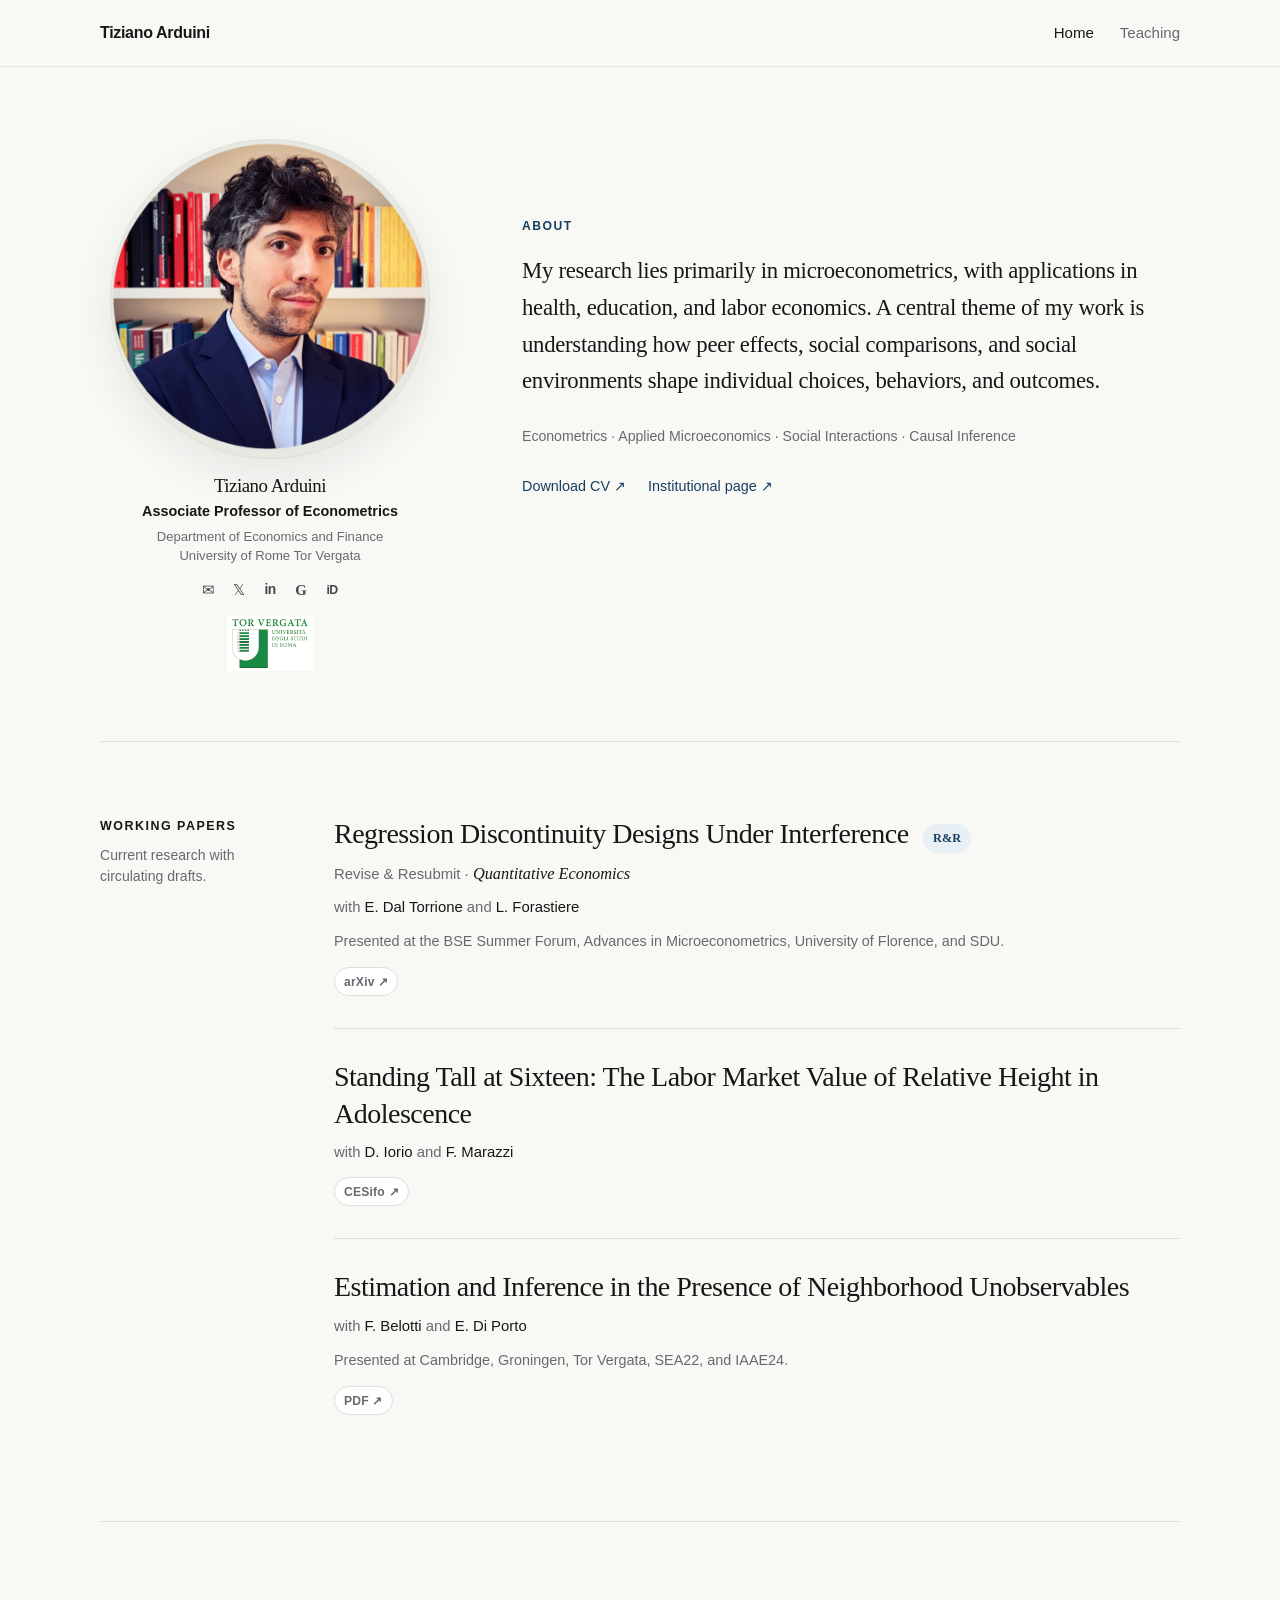
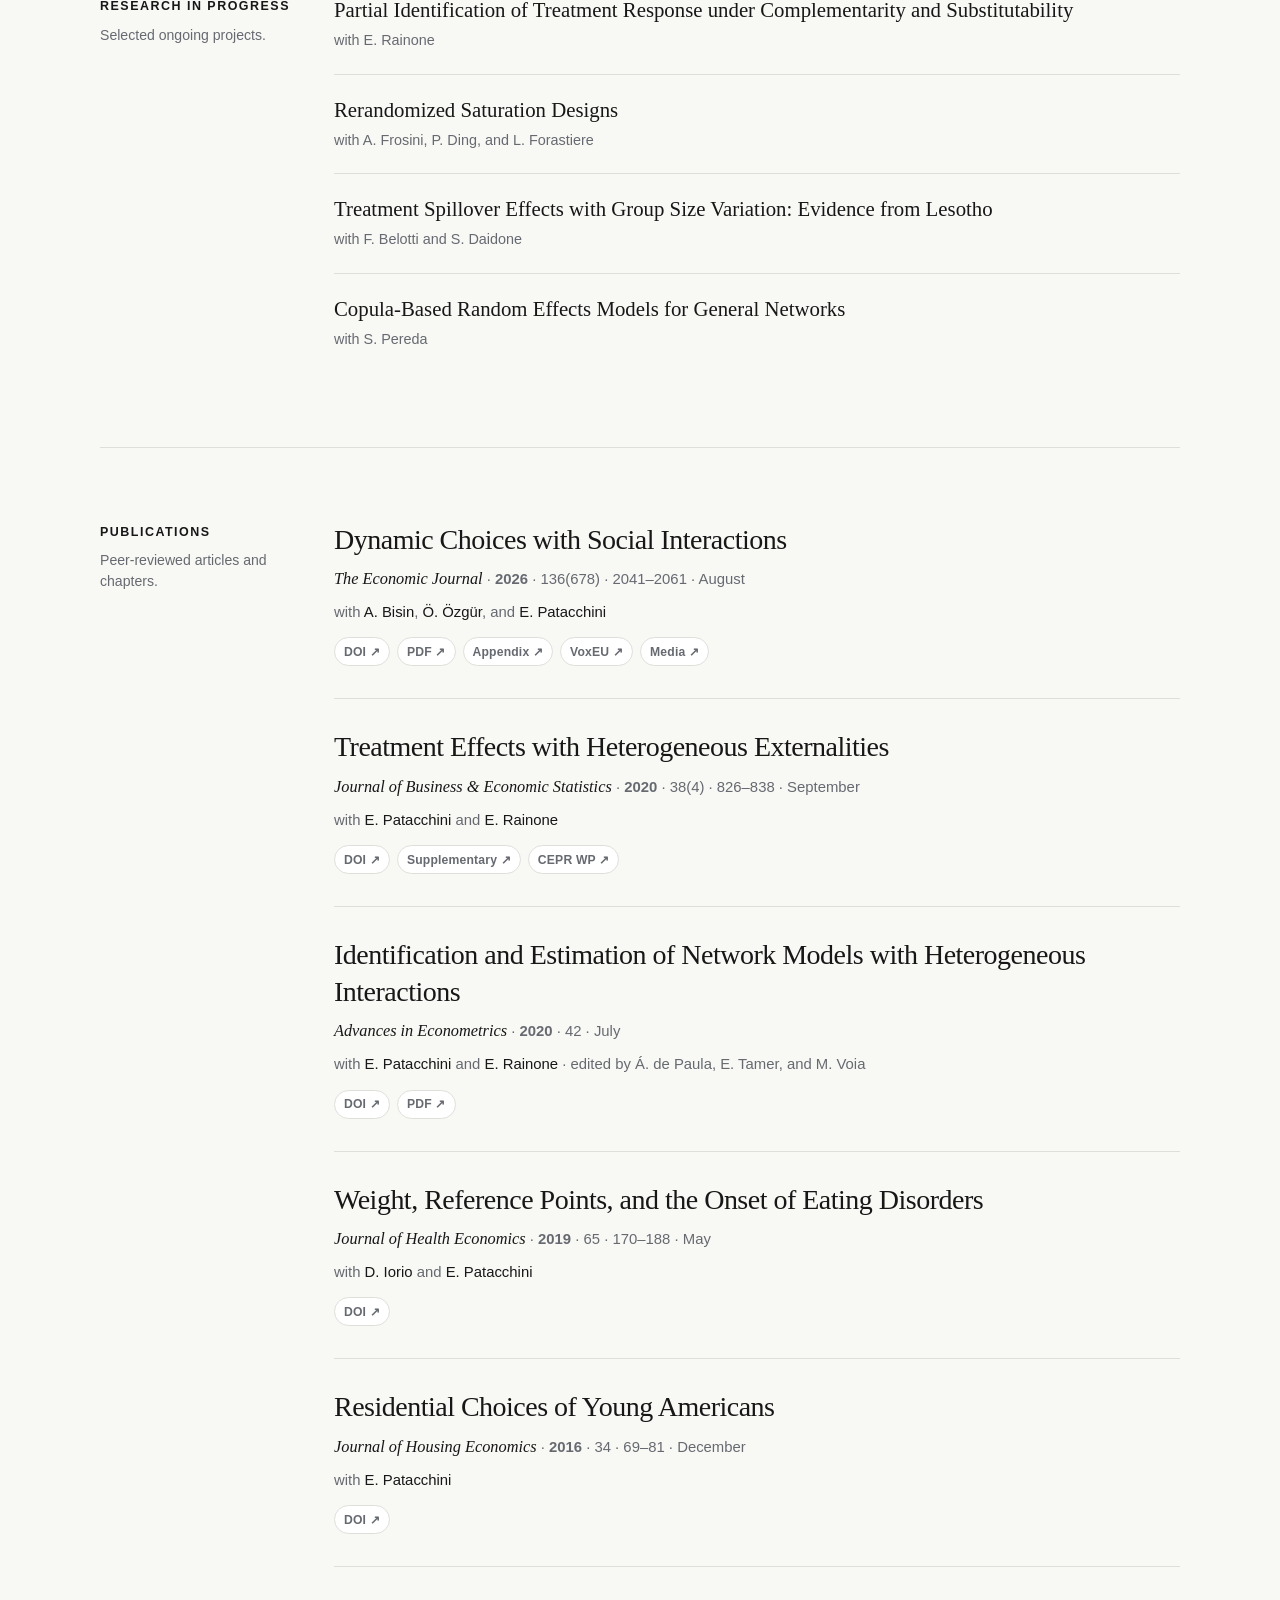
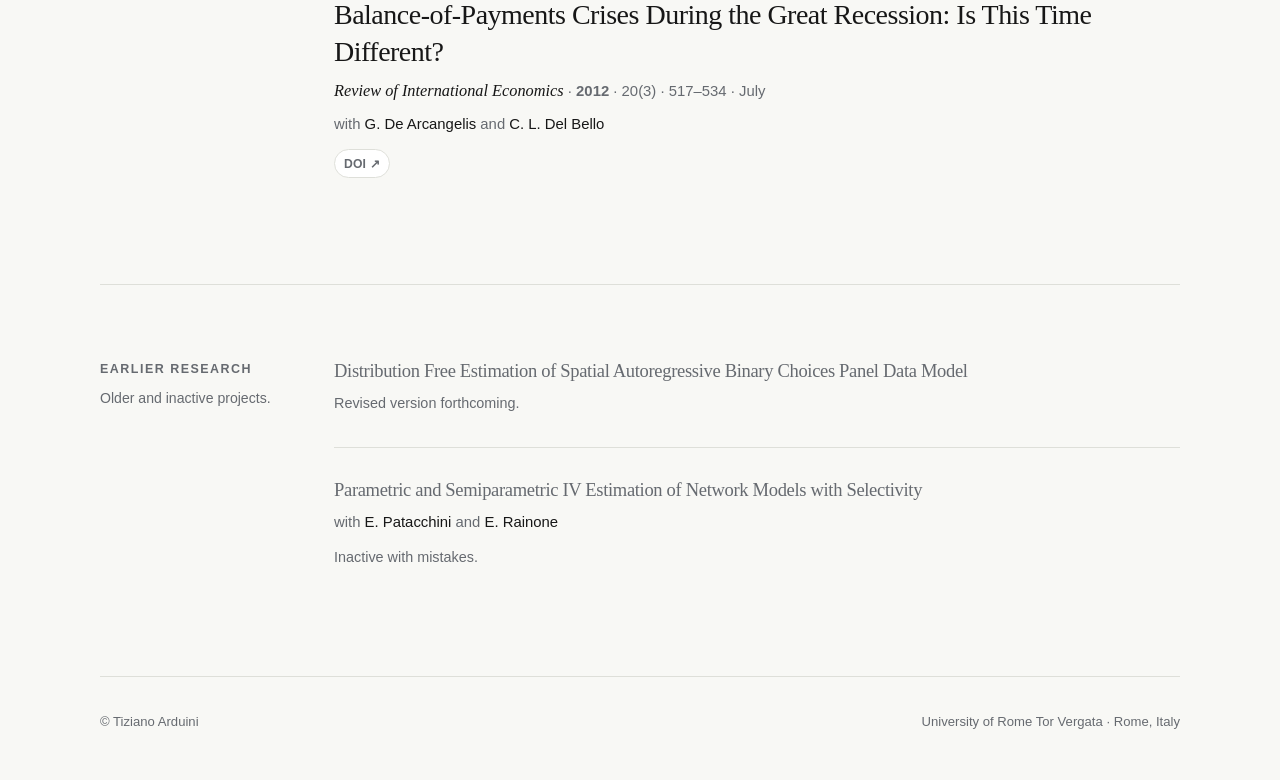
<file: index_v14.html>
<!doctype html>
<html lang="en">
<head>
  <meta charset="utf-8">
  <meta name="viewport" content="width=device-width, initial-scale=1">
  <title>Tiziano Arduini — Econometrics</title>
  <meta name="description" content="Tiziano Arduini is Associate Professor of Econometrics at the University of Rome Tor Vergata. Research in microeconometrics, social interactions, peer effects, causal inference, health, education, and labor economics.">
  <meta name="author" content="Tiziano Arduini">
  <meta name="robots" content="index,follow,max-image-preview:large">
  <link rel="canonical" href="https://tiziardui.github.io/">
  <meta property="og:type" content="website">
  <meta property="og:url" content="https://tiziardui.github.io/">
  <meta property="og:title" content="Tiziano Arduini — Econometrics">
  <meta property="og:description" content="Research, publications, and working papers in econometrics and applied microeconomics.">
  <meta property="og:image" content="https://tiziardui.github.io/profile-photo.png">
  <meta name="twitter:card" content="summary">
  <link rel="icon" href="favicon.svg" type="image/svg+xml">
  <link rel="stylesheet" href="styles.css?v=13">
  <script type="application/ld+json">
  {
    "@context": "https://schema.org",
    "@type": "Person",
    "name": "Tiziano Arduini",
    "jobTitle": "Associate Professor of Econometrics",
    "affiliation": {
      "@type": "CollegeOrUniversity",
      "name": "University of Rome Tor Vergata"
    },
    "url": "https://tiziardui.github.io/",
    "sameAs": [
      "https://economia.uniroma2.it/master-science/economics/faculty/628/",
      "https://sites.google.com/site/tizianoarduini/",
      "https://x.com/ardui1",
      "https://it.linkedin.com/in/tiziano-arduini-7b616b24",
      "https://scholar.google.com/citations?user=-gAz1sMAAAAJ&hl=it",
      "https://orcid.org/0000-0002-2574-7536"
    ]
  }
  </script>
</head>
<body>
  <header class="site-header">
    <div class="wrap nav">
      <a class="brand" href="index.html">Tiziano Arduini</a>
      <nav class="nav-links" aria-label="Primary navigation">
        <a href="index.html" aria-current="page">Home</a>
        <a href="teaching.html">Teaching</a>
      </nav>
    </div>
  </header>

  <main class="wrap">
    <section class="hero profile-hero" aria-labelledby="intro-title">
      <aside class="profile-card" aria-label="Profile">
        <figure class="portrait-frame">
          <img src="profile-photo.png" alt="Portrait of Tiziano Arduini">
        </figure>

        <h1 class="profile-name" id="intro-title">Tiziano Arduini</h1>
        <p class="profile-title">Associate Professor of Econometrics</p>
        <p class="profile-affiliation">Department of Economics and Finance<br>University of Rome Tor Vergata</p>

        <div class="social-icons" aria-label="Academic and social profiles">
          <a class="social-icon social-mail" href="mailto:tiziano.arduini@uniroma2.it" aria-label="Email" title="Email"><span aria-hidden="true">✉</span></a>
          <a class="social-icon social-x" href="https://x.com/ardui1" target="_blank" rel="noopener" aria-label="X" title="X"><span aria-hidden="true">𝕏</span></a>
          <a class="social-icon social-linkedin" href="https://it.linkedin.com/in/tiziano-arduini-7b616b24" target="_blank" rel="noopener" aria-label="LinkedIn" title="LinkedIn"><span aria-hidden="true">in</span></a>
          <a class="social-icon social-scholar" href="https://scholar.google.com/citations?user=-gAz1sMAAAAJ&amp;hl=it" target="_blank" rel="noopener" aria-label="Google Scholar" title="Google Scholar"><span aria-hidden="true">G</span></a>
          <a class="social-icon social-orcid" href="https://orcid.org/0000-0002-2574-7536" target="_blank" rel="noopener" aria-label="ORCID" title="ORCID"><span aria-hidden="true">iD</span></a>
        </div>

        <a class="profile-university-logo" href="https://economia.uniroma2.it/master-science/economics/faculty/628/" target="_blank" rel="noopener" aria-label="University of Rome Tor Vergata institutional page">
          <img src="torvergata-logo.png" alt="Tor Vergata">
        </a>
      </aside>

      <div class="profile-about">
        <p class="eyebrow">About</p>
        <p class="hero-copy">My research lies primarily in microeconometrics, with applications in health, education, and labor economics. A central theme of my work is understanding how peer effects, social comparisons, and social environments shape individual choices, behaviors, and outcomes.</p>
        <p class="research-fields">Econometrics · Applied Microeconomics · Social Interactions · Causal Inference</p>
        <div class="profile-links" aria-label="Profile links">
          <a href="https://www.dropbox.com/scl/fi/qhc1tn0ls0emnahwsug9j/cv_Tiziano_Arduini_2026.pdf?rlkey=sfipj09zlc4dytsnv4lsvsa61&amp;dl=0" target="_blank" rel="noopener">Download CV ↗</a>
          <a href="https://economia.uniroma2.it/master-science/economics/faculty/628/" target="_blank" rel="noopener">Institutional page ↗</a>
        </div>
      </div>
    </section>

    <section class="section" id="working-papers">
      <aside class="section-kicker">
        <h2>Working papers</h2>
        <p>Current research with circulating drafts.</p>
      </aside>
      <div class="paper-list">
        <article class="paper">
          <h3 class="paper-title"><a href="https://arxiv.org/abs/2410.02727" target="_blank" rel="noopener">Regression Discontinuity Designs Under Interference</a> <span class="status">R&amp;R</span></h3>
          <p class="paper-meta">Revise &amp; Resubmit · <span class="journal">Quantitative Economics</span></p>
          <p class="paper-authors">with <a href="https://ysph.yale.edu/profile/elena-daltorrione/" target="_blank" rel="noopener">E. Dal Torrione</a> and <a href="https://ysph.yale.edu/profile/laura-forastiere/" target="_blank" rel="noopener">L. Forastiere</a></p>
          <p class="paper-note">Presented at the BSE Summer Forum, Advances in Microeconometrics, University of Florence, and SDU.</p>
          <div class="paper-links"><a href="https://arxiv.org/abs/2410.02727" target="_blank" rel="noopener">arXiv ↗</a></div>
        </article>

        <article class="paper">
          <h3 class="paper-title"><a href="https://www.ifo.de/en/cesifo/publications/2026/working-paper/standing-tall-sixteen-labor-market-value-relative-height" target="_blank" rel="noopener">Standing Tall at Sixteen: The Labor Market Value of Relative Height in Adolescence</a></h3>
          <p class="paper-authors">with <a href="https://www.unibo.it/sitoweb/daniela.iorio/en" target="_blank" rel="noopener">D. Iorio</a> and <a href="https://sites.google.com/view/francescamarazzi/home" target="_blank" rel="noopener">F. Marazzi</a></p>
          <div class="paper-links"><a href="https://www.ifo.de/en/cesifo/publications/2026/working-paper/standing-tall-sixteen-labor-market-value-relative-height" target="_blank" rel="noopener">CESifo ↗</a></div>
        </article>

        <article class="paper">
          <h3 class="paper-title"><a href="https://www.dropbox.com/scl/fi/tr5yexhmkhqsdm2c9rjfx/ABD-11.pdf?dl=0&amp;rlkey=7n9vxc4f88mdpufu6oeyw54sm" target="_blank" rel="noopener">Estimation and Inference in the Presence of Neighborhood Unobservables</a></h3>
          <p class="paper-authors">with <a href="https://fbelotti.github.io/" target="_blank" rel="noopener">F. Belotti</a> and <a href="https://edoardodiporto.jimdofree.com/" target="_blank" rel="noopener">E. Di Porto</a></p>
          <p class="paper-note">Presented at Cambridge, Groningen, Tor Vergata, SEA22, and IAAE24.</p>
          <div class="paper-links"><a href="https://www.dropbox.com/scl/fi/tr5yexhmkhqsdm2c9rjfx/ABD-11.pdf?dl=0&amp;rlkey=7n9vxc4f88mdpufu6oeyw54sm" target="_blank" rel="noopener">PDF ↗</a></div>
        </article>
      </div>
    </section>

    <section class="section" id="research-in-progress">
      <aside class="section-kicker">
        <h2>Research in progress</h2>
        <p>Selected ongoing projects.</p>
      </aside>
      <div class="wip-list">
        <article class="wip">
          <h3><a href="https://www.dropbox.com/scl/fi/jxatmqqfhhw8zw6k5jlgv/Partial_Identification_under_Complementarity_and_Substitutability-2.pdf?rlkey=vyomjskh4kojqoptth1h7er0o&amp;dl=0" target="_blank" rel="noopener">Partial Identification of Treatment Response under Complementarity and Substitutability</a></h3>
          <p>with <a href="https://sites.google.com/site/edoardorainone0/" target="_blank" rel="noopener">E. Rainone</a></p>
        </article>
        <article class="wip">
          <h3>Rerandomized Saturation Designs</h3>
          <p>with <a href="https://sites.google.com/view/alessiofrosini/" target="_blank" rel="noopener">A. Frosini</a>, <a href="https://sites.google.com/site/pengdingpku/" target="_blank" rel="noopener">P. Ding</a>, and <a href="https://ysph.yale.edu/profile/laura-forastiere/" target="_blank" rel="noopener">L. Forastiere</a></p>
        </article>
        <article class="wip">
          <h3>Treatment Spillover Effects with Group Size Variation: Evidence from Lesotho</h3>
          <p>with <a href="https://fbelotti.github.io/" target="_blank" rel="noopener">F. Belotti</a> and <a href="https://sites.google.com/view/silviodaidone/home" target="_blank" rel="noopener">S. Daidone</a></p>
        </article>
        <article class="wip">
          <h3>Copula-Based Random Effects Models for General Networks</h3>
          <p>with <a href="https://sites.google.com/site/santiagopereda/home?authuser=0" target="_blank" rel="noopener">S. Pereda</a></p>
        </article>
      </div>
    </section>

    <section class="section" id="publications">
      <aside class="section-kicker">
        <h2>Publications</h2>
        <p>Peer-reviewed articles and chapters.</p>
      </aside>
      <div class="paper-list">
        <article class="paper">
          <h3 class="paper-title"><a href="https://www.dropbox.com/scl/fi/vagg8p7w4ii8tqq4l0tqf/Arduini_et_al-18.pdf?dl=0&amp;rlkey=fc5q8jyiuehrwctq2bv8elfof" target="_blank" rel="noopener">Dynamic Choices with Social Interactions</a></h3>
          <p class="paper-meta"><span class="journal">The Economic Journal</span> · <strong>2026</strong> · 136(678) · 2041–2061 · August</p>
          <p class="paper-authors">with <a href="http://www.econ.nyu.edu/user/bisina/" target="_blank" rel="noopener">A. Bisin</a>, <a href="https://sites.google.com/site/onurozgurresearch/home" target="_blank" rel="noopener">Ö. Özgür</a>, and <a href="https://patacchini.economics.cornell.edu/index.html" target="_blank" rel="noopener">E. Patacchini</a></p>
          <div class="paper-links">
            <a href="https://doi.org/10.1093/ej/ueaf101" target="_blank" rel="noopener">DOI ↗</a>
            <a href="https://www.dropbox.com/scl/fi/vagg8p7w4ii8tqq4l0tqf/Arduini_et_al-18.pdf?dl=0&amp;rlkey=fc5q8jyiuehrwctq2bv8elfof" target="_blank" rel="noopener">PDF ↗</a>
            <a href="https://www.dropbox.com/scl/fi/8c98xmn0wooi1d8a5u0wp/MS20220493-appendix-20250525.pdf?dl=0&amp;rlkey=39q0d7gv1p3jlnbofj98wog5h" target="_blank" rel="noopener">Appendix ↗</a>
            <a href="https://voxeu.org/article/dynamic-social-interactions-and-health-risk-behaviour" target="_blank" rel="noopener">VoxEU ↗</a>
            <a href="https://mbs.edu/news/how-researchers-are-using-economics-to-help-explain-adolescent-addiction" target="_blank" rel="noopener">Media ↗</a>
          </div>
        </article>

        <article class="paper">
          <h3 class="paper-title"><a href="https://www.tandfonline.com/doi/full/10.1080/07350015.2019.1592755" target="_blank" rel="noopener">Treatment Effects with Heterogeneous Externalities</a></h3>
          <p class="paper-meta"><span class="journal">Journal of Business &amp; Economic Statistics</span> · <strong>2020</strong> · 38(4) · 826–838 · September</p>
          <p class="paper-authors">with <a href="https://patacchini.economics.cornell.edu/index.html" target="_blank" rel="noopener">E. Patacchini</a> and <a href="https://sites.google.com/site/edoardorainone0/" target="_blank" rel="noopener">E. Rainone</a></p>
          <div class="paper-links">
            <a href="https://doi.org/10.1080/07350015.2019.1592755" target="_blank" rel="noopener">DOI ↗</a>
            <a href="https://www.dropbox.com/s/rrlj3v5vf3xvtq6/supplementary_APR19feb.pdf?dl=0" target="_blank" rel="noopener">Supplementary ↗</a>
            <a href="https://www.dropbox.com/s/v7lvixaarfz6vrx/APR_19feb19.pdf?dl=0" target="_blank" rel="noopener">CEPR WP ↗</a>
          </div>
        </article>

        <article class="paper">
          <h3 class="paper-title"><a href="https://www.dropbox.com/s/99vra2utzs28x1h/APR_ADV_ECT_apr20.pdf?dl=0" target="_blank" rel="noopener">Identification and Estimation of Network Models with Heterogeneous Interactions</a></h3>
          <p class="paper-meta"><span class="journal">Advances in Econometrics</span> · <strong>2020</strong> · 42 · July</p>
          <p class="paper-authors">with <a href="https://patacchini.economics.cornell.edu/index.html" target="_blank" rel="noopener">E. Patacchini</a> and <a href="https://sites.google.com/site/edoardorainone0/" target="_blank" rel="noopener">E. Rainone</a> · edited by Á. de Paula, E. Tamer, and M. Voia</p>
          <div class="paper-links"><a href="https://doi.org/10.1108/S0731-905320200000042006" target="_blank" rel="noopener">DOI ↗</a><a href="https://www.dropbox.com/s/99vra2utzs28x1h/APR_ADV_ECT_apr20.pdf?dl=0" target="_blank" rel="noopener">PDF ↗</a></div>
        </article>

        <article class="paper">
          <h3 class="paper-title"><a href="https://www.sciencedirect.com/science/article/pii/S0167629618307094?via%3Dihub" target="_blank" rel="noopener">Weight, Reference Points, and the Onset of Eating Disorders</a></h3>
          <p class="paper-meta"><span class="journal">Journal of Health Economics</span> · <strong>2019</strong> · 65 · 170–188 · May</p>
          <p class="paper-authors">with <a href="https://www.unibo.it/sitoweb/daniela.iorio/en" target="_blank" rel="noopener">D. Iorio</a> and <a href="https://patacchini.economics.cornell.edu/index.html" target="_blank" rel="noopener">E. Patacchini</a></p>
          <div class="paper-links"><a href="https://doi.org/10.1016/j.jhealeco.2019.03.004" target="_blank" rel="noopener">DOI ↗</a></div>
        </article>

        <article class="paper">
          <h3 class="paper-title"><a href="https://doi.org/10.1016/j.jhe.2016.08.003" target="_blank" rel="noopener">Residential Choices of Young Americans</a></h3>
          <p class="paper-meta"><span class="journal">Journal of Housing Economics</span> · <strong>2016</strong> · 34 · 69–81 · December</p>
          <p class="paper-authors">with <a href="https://patacchini.economics.cornell.edu/index.html" target="_blank" rel="noopener">E. Patacchini</a></p>
          <div class="paper-links"><a href="https://doi.org/10.1016/j.jhe.2016.08.003" target="_blank" rel="noopener">DOI ↗</a></div>
        </article>

        <article class="paper">
          <h3 class="paper-title"><a href="https://doi.org/10.1111/j.1467-9396.2012.01036.x" target="_blank" rel="noopener">Balance-of-Payments Crises During the Great Recession: Is This Time Different?</a></h3>
          <p class="paper-meta"><span class="journal">Review of International Economics</span> · <strong>2012</strong> · 20(3) · 517–534 · July</p>
          <p class="paper-authors">with <a href="https://sites.google.com/a/uniroma1.it/giuseppedearcangelis-eng/home" target="_blank" rel="noopener">G. De Arcangelis</a> and <a href="https://sites.google.com/site/cldelbello/home" target="_blank" rel="noopener">C. L. Del Bello</a></p>
          <div class="paper-links"><a href="https://doi.org/10.1111/j.1467-9396.2012.01036.x" target="_blank" rel="noopener">DOI ↗</a></div>
        </article>
      </div>
    </section>

    <section class="section old-research" id="old-research">
      <aside class="section-kicker">
        <h2>Earlier research</h2>
        <p>Older and inactive projects.</p>
      </aside>
      <div class="paper-list">
        <article class="paper">
          <h3 class="paper-title">Distribution Free Estimation of Spatial Autoregressive Binary Choices Panel Data Model</h3>
          <p class="paper-note">Revised version forthcoming.</p>
        </article>
        <article class="paper">
          <h3 class="paper-title">Parametric and Semiparametric IV Estimation of Network Models with Selectivity</h3>
          <p class="paper-authors">with <a href="https://patacchini.economics.cornell.edu/index.html" target="_blank" rel="noopener">E. Patacchini</a> and <a href="https://sites.google.com/site/edoardorainone0/" target="_blank" rel="noopener">E. Rainone</a></p>
          <p class="paper-note">Inactive with mistakes.</p>
        </article>
      </div>
    </section>
  </main>

  <footer class="site-footer">
    <div class="wrap footer-row">
      <span>© Tiziano Arduini</span>
      <span>University of Rome Tor Vergata · Rome, Italy</span>
    </div>
  </footer>
</body>
</html>
</file>
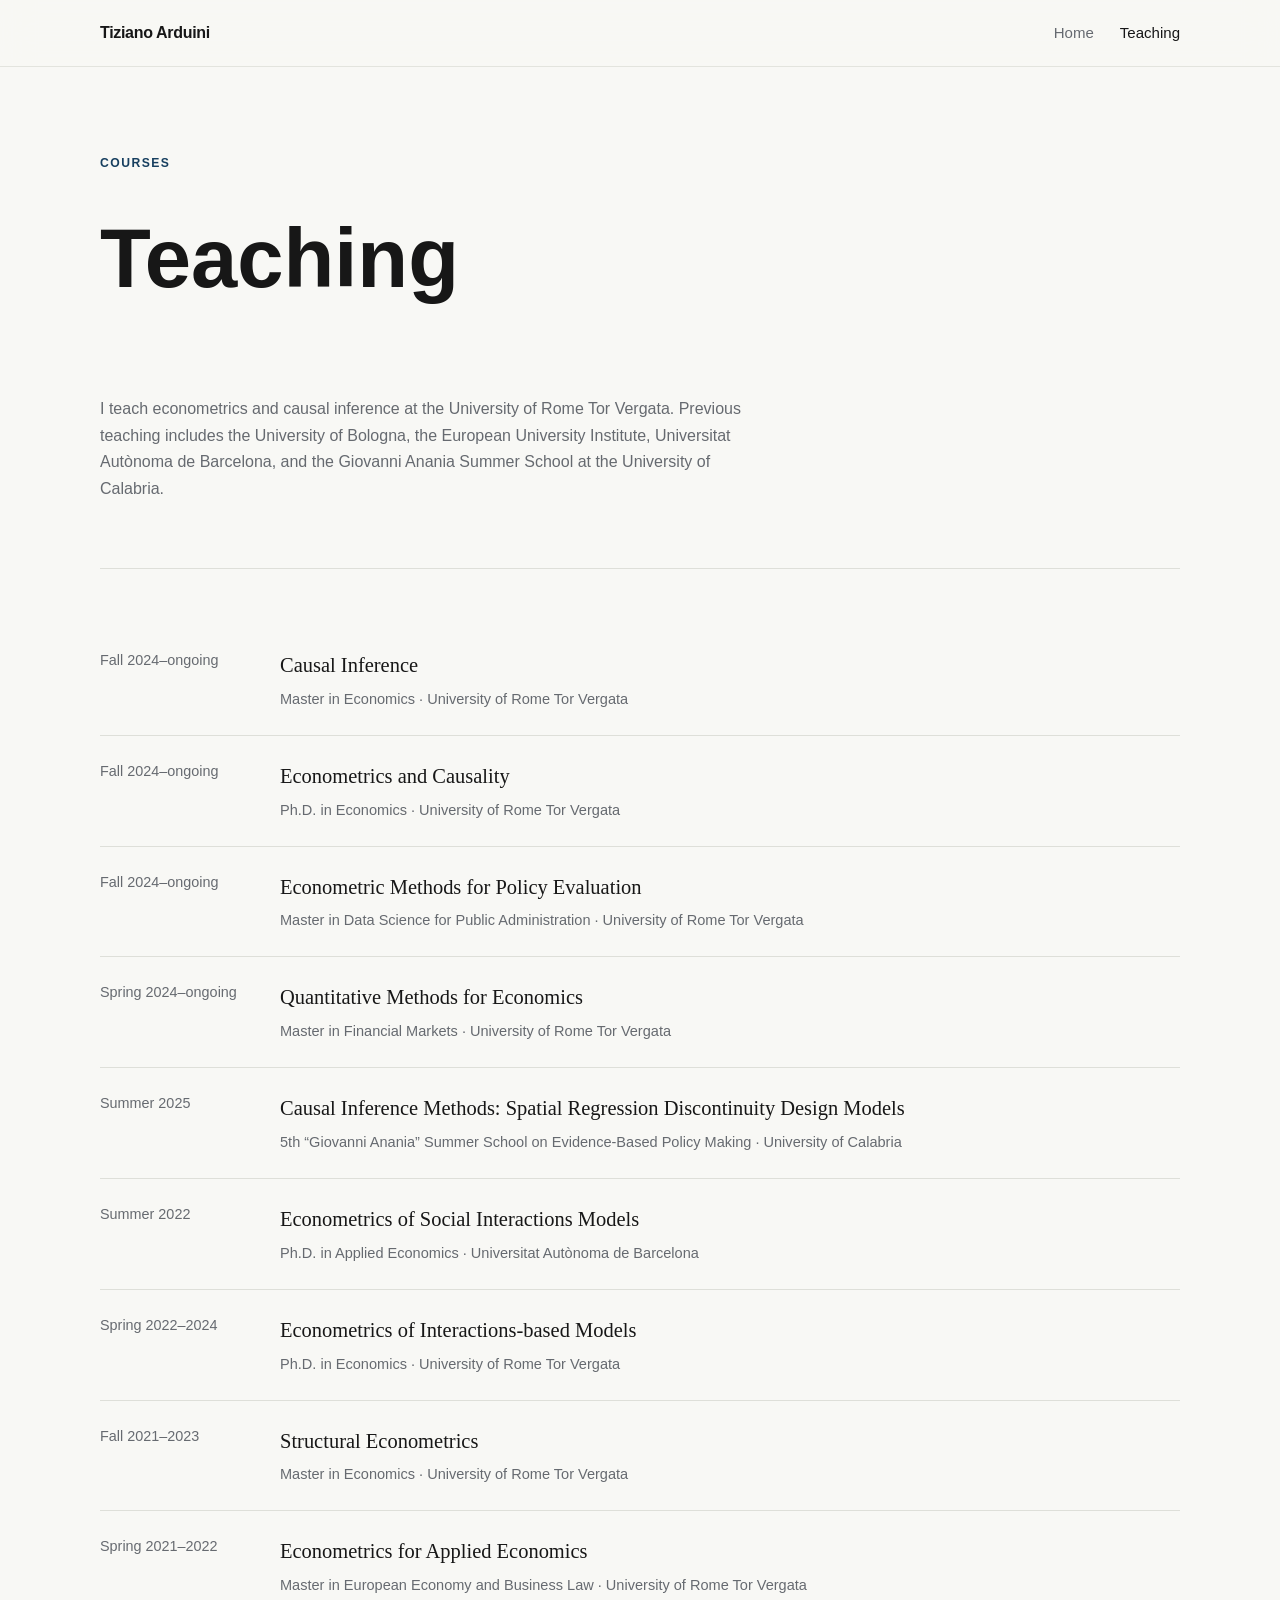
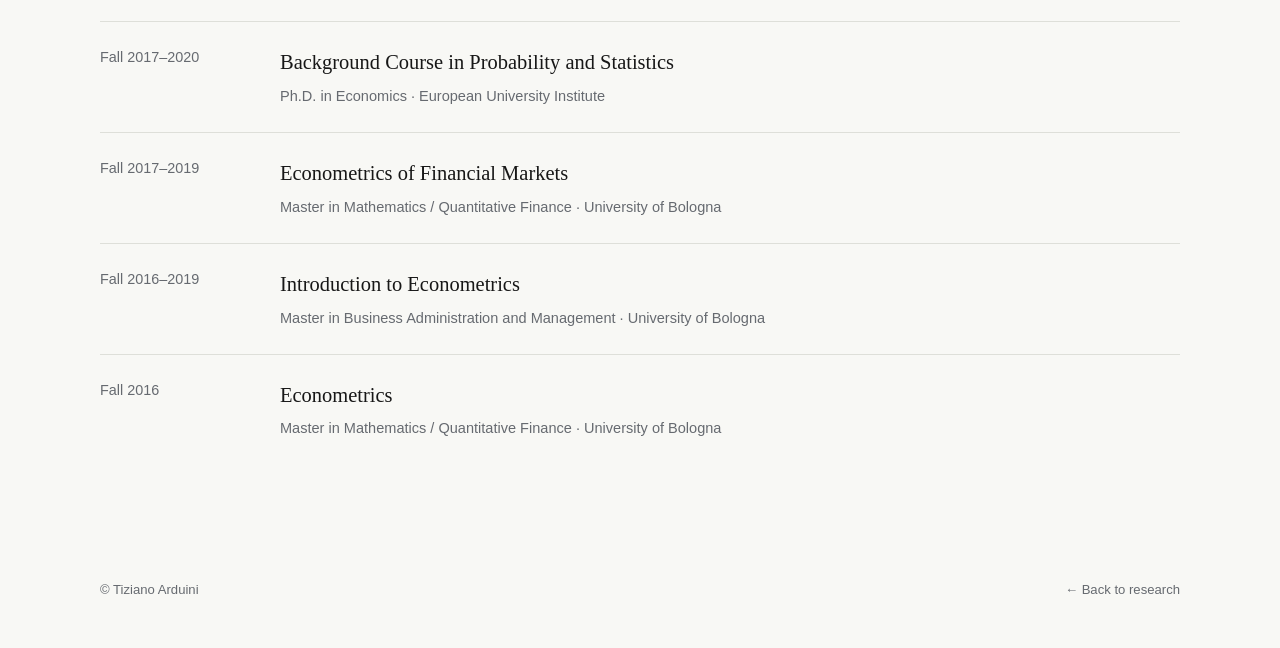
<file: teaching.html>
<!doctype html>
<html lang="en">
<head>
  <meta charset="utf-8">
  <meta name="viewport" content="width=device-width, initial-scale=1">
  <title>Teaching — Tiziano Arduini</title>
  <meta name="description" content="Teaching by Tiziano Arduini: econometrics, causal inference, policy evaluation, structural econometrics, and quantitative methods.">
  <meta name="robots" content="index,follow">
  <link rel="canonical" href="https://tiziardui.github.io/teaching.html">
  <link rel="icon" href="favicon.svg" type="image/svg+xml">
  <link rel="stylesheet" href="styles.css?v=9">
</head>
<body>
  <header class="site-header">
    <div class="wrap nav">
      <a class="brand" href="index.html">Tiziano Arduini</a>
      <nav class="nav-links" aria-label="Primary navigation">
        <a href="index.html">Home</a>
        <a href="teaching.html" aria-current="page">Teaching</a>
      </nav>
    </div>
  </header>

  <main class="wrap">
    <section class="teaching-hero">
      <p class="eyebrow">Courses</p>
      <h1>Teaching</h1>
      <p class="teaching-intro">I teach econometrics and causal inference at the University of Rome Tor Vergata. Previous teaching includes the University of Bologna, the European University Institute, Universitat Autònoma de Barcelona, and the Giovanni Anania Summer School at the University of Calabria.</p>
    </section>

    <section class="course-list" aria-label="Teaching history">
      <article class="course">
        <div class="course-time">Fall 2024–ongoing</div>
        <div><h2><a href="https://economia.uniroma2.it/master-science/economics/corso/2724/" target="_blank" rel="noopener">Causal Inference</a></h2><p>Master in Economics · University of Rome Tor Vergata</p></div>
      </article>
      <article class="course">
        <div class="course-time">Fall 2024–ongoing</div>
        <div><h2><a href="https://economia.uniroma2.it/phd/ef/2nd-year/" target="_blank" rel="noopener">Econometrics and Causality</a></h2><p>Ph.D. in Economics · University of Rome Tor Vergata</p></div>
      </article>
      <article class="course">
        <div class="course-time">Fall 2024–ongoing</div>
        <div><h2><a href="https://datasciencepa.uniroma2.it/public/datasciencepa/files/Syllabus_econometric_methods_policy_evaluation_23-24.pdf" target="_blank" rel="noopener">Econometric Methods for Policy Evaluation</a></h2><p>Master in Data Science for Public Administration · University of Rome Tor Vergata</p></div>
      </article>
      <article class="course">
        <div class="course-time">Spring 2024–ongoing</div>
        <div><h2><a href="https://economia.uniroma2.it/cdl/biennio/clemif/corso/2409/" target="_blank" rel="noopener">Quantitative Methods for Economics</a></h2><p>Master in Financial Markets · University of Rome Tor Vergata</p></div>
      </article>
      <article class="course">
        <div class="course-time">Summer 2025</div>
        <div><h2><a href="https://desf.unical.it/contents/news/view/17769-5th-giovanni-anania-summer-school-on-evidence-based-policy-making/" target="_blank" rel="noopener">Causal Inference Methods: Spatial Regression Discontinuity Design Models</a></h2><p>5th “Giovanni Anania” Summer School on Evidence-Based Policy Making · University of Calabria</p></div>
      </article>
      <article class="course">
        <div class="course-time">Summer 2022</div>
        <div><h2><a href="https://www.dropbox.com/s/5vohmos2k13ryqt/Econometrics_of_social_interactions_2022.pdf?dl=0" target="_blank" rel="noopener">Econometrics of Social Interactions Models</a></h2><p>Ph.D. in Applied Economics · Universitat Autònoma de Barcelona</p></div>
      </article>
      <article class="course">
        <div class="course-time">Spring 2022–2024</div>
        <div><h2><a href="https://www.dropbox.com/s/j0rrm6a7fsojkj3/Econometrics_of_interactions-based_models_2022.pdf?dl=0" target="_blank" rel="noopener">Econometrics of Interactions-based Models</a></h2><p>Ph.D. in Economics · University of Rome Tor Vergata</p></div>
      </article>
      <article class="course">
        <div class="course-time">Fall 2021–2023</div>
        <div><h2><a href="https://economia.uniroma2.it/master-science/economics/corso/2118/" target="_blank" rel="noopener">Structural Econometrics</a></h2><p>Master in Economics · University of Rome Tor Vergata</p></div>
      </article>
      <article class="course">
        <div class="course-time">Spring 2021–2022</div>
        <div><h2><a href="https://economia.uniroma2.it/master-science/eebl/corso/1751/" target="_blank" rel="noopener">Econometrics for Applied Economics</a></h2><p>Master in European Economy and Business Law · University of Rome Tor Vergata</p></div>
      </article>
      <article class="course">
        <div class="course-time">Fall 2017–2020</div>
        <div><h2><a href="https://piazza.com/eui.eu/summer2019/1" target="_blank" rel="noopener">Background Course in Probability and Statistics</a></h2><p>Ph.D. in Economics · European University Institute</p></div>
      </article>
      <article class="course">
        <div class="course-time">Fall 2017–2019</div>
        <div><h2><a href="https://www.ems.unibo.it/it/corsi/insegnamenti/insegnamento/2018/392835" target="_blank" rel="noopener">Econometrics of Financial Markets</a></h2><p>Master in Mathematics / Quantitative Finance · University of Bologna</p></div>
      </article>
      <article class="course">
        <div class="course-time">Fall 2016–2019</div>
        <div><h2><a href="https://www.ems.unibo.it/it/corsi/insegnamenti/insegnamento/2018/385279" target="_blank" rel="noopener">Introduction to Econometrics</a></h2><p>Master in Business Administration and Management · University of Bologna</p></div>
      </article>
      <article class="course">
        <div class="course-time">Fall 2016</div>
        <div><h2><a href="https://www.unibo.it/en/teaching/course-unit-catalogue/course-unit/2016/340839" target="_blank" rel="noopener">Econometrics</a></h2><p>Master in Mathematics / Quantitative Finance · University of Bologna</p></div>
      </article>
    </section>
  </main>

  <footer class="site-footer">
    <div class="wrap footer-row">
      <span>© Tiziano Arduini</span>
      <span><a href="index.html">← Back to research</a></span>
    </div>
  </footer>
</body>
</html>
</file>
<file: styles.css>
:root {
  --bg: #f8f8f5;
  --surface: #ffffff;
  --text: #171717;
  --muted: #666a70;
  --line: #dedfd9;
  --accent: #173f5f;
  --accent-soft: #e9f0f5;
  --max: 1080px;
  --radius: 14px;
}

* { box-sizing: border-box; }
html { scroll-behavior: smooth; }
body {
  margin: 0;
  background: var(--bg);
  color: var(--text);
  font-family: Inter, ui-sans-serif, -apple-system, BlinkMacSystemFont, "Segoe UI", Helvetica, Arial, sans-serif;
  font-size: 16px;
  line-height: 1.65;
  -webkit-font-smoothing: antialiased;
}

a { color: inherit; text-decoration: none; }
a:hover { color: var(--accent); }

.wrap { width: min(calc(100% - 40px), var(--max)); margin: 0 auto; }

.site-header {
  position: sticky;
  top: 0;
  z-index: 20;
  background: color-mix(in srgb, var(--bg) 91%, transparent);
  backdrop-filter: blur(16px);
  border-bottom: 1px solid color-mix(in srgb, var(--line) 80%, transparent);
}

.nav {
  min-height: 66px;
  display: flex;
  align-items: center;
  justify-content: space-between;
  gap: 24px;
}

.brand {
  font-weight: 760;
  letter-spacing: -0.02em;
}

.nav-links { display: flex; align-items: center; gap: 26px; }
.nav-links a { color: var(--muted); font-size: 0.94rem; }
.nav-links a[aria-current="page"], .nav-links a:hover { color: var(--text); }

.hero.profile-hero {
  display: grid;
  grid-template-columns: 340px minmax(0, 1fr);
  gap: 82px;
  align-items: start;
  padding: 72px 0 70px;
  border-bottom: 1px solid var(--line);
}

.profile-card {
  display: flex;
  flex-direction: column;
  align-items: center;
  text-align: center;
}


.portrait-frame {
  width: 320px;
  aspect-ratio: 1 / 1;
  margin: 0 0 16px;
  overflow: hidden;
  border-radius: 50%;
  background: #e8e8e3;
  border: 1px solid var(--line);
  box-shadow: 0 16px 40px rgba(20, 31, 40, 0.08);
}

.portrait-frame img {
  width: 100%;
  height: 100%;
  display: block;
  object-fit: cover;
  object-position: center 18%;
}

.profile-name {
  margin: 0 0 5px;
  font-family: Georgia, "Times New Roman", serif;
  font-size: 1.18rem;
  font-weight: 500;
  line-height: 1.12;
  letter-spacing: -0.025em;
}

.profile-title {
  margin: 0 0 5px;
  color: var(--text);
  font-size: 0.90rem;
  font-weight: 650;
  line-height: 1.45;
}

.profile-affiliation {
  margin: 0;
  color: var(--muted);
  font-size: 0.82rem;
  line-height: 1.45;
}

.social-icons {
  display: flex;
  align-items: center;
  justify-content: center;
  gap: 11px;
  margin-top: 15px;
}

.social-icon {
  width: 20px;
  height: 20px;
  display: inline-flex;
  align-items: center;
  justify-content: center;
  color: #42474c;
  font-family: Arial, Helvetica, sans-serif;
  font-size: 0.91rem;
  font-weight: 700;
  line-height: 1;
  transition: color 140ms ease, transform 140ms ease;
}

.social-icon:hover {
  color: var(--accent);
  transform: translateY(-1px);
}

.social-icon:focus-visible {
  outline: 2px solid var(--accent);
  outline-offset: 3px;
  border-radius: 3px;
}

.social-mail span { font-size: 0.93rem; font-weight: 500; }
.social-x span { font-size: 0.96rem; font-weight: 500; }
.social-linkedin span { font-size: 0.86rem; font-weight: 800; letter-spacing: -0.05em; }
.social-scholar span { font-family: Georgia, "Times New Roman", serif; font-size: 0.92rem; font-weight: 700; }
.social-orcid span { font-size: 0.77rem; font-weight: 800; letter-spacing: -0.06em; }

.profile-about {
  padding-top: 77px;
  max-width: 700px;
}

.eyebrow {
  margin: 0 0 17px;
  color: var(--accent);
  font-weight: 700;
  font-size: 0.76rem;
  letter-spacing: 0.12em;
  text-transform: uppercase;
}

h1, h2, h3 { margin-top: 0; }

.hero-copy {
  max-width: 700px;
  margin: 0;
  font-family: Georgia, "Times New Roman", serif;
  font-size: clamp(1.16rem, 1.9vw, 1.42rem);
  line-height: 1.62;
  letter-spacing: -0.012em;
}

.research-fields {
  margin: 25px 0 0;
  max-width: 660px;
  color: var(--muted);
  font-size: 0.88rem;
  line-height: 1.65;
}

.profile-links {
  display: flex;
  flex-wrap: wrap;
  gap: 10px 22px;
  margin-top: 27px;
  font-size: 0.9rem;
}

.profile-links a {
  color: var(--accent);
  border-bottom: 1px solid transparent;
}

.profile-links a:hover { border-bottom-color: var(--accent); }

.profile-university-logo {
  display: inline-flex;
  align-items: center;
  justify-content: center;
  margin-top: 16px;
  opacity: 0.9;
  transition: opacity 140ms ease, transform 140ms ease;
}

.profile-university-logo img {
  width: 86px;
  height: auto;
  display: block;
}

.profile-university-logo:hover {
  opacity: 1;
  transform: translateY(-1px);
}

.profile-university-logo:focus-visible {
  outline: 2px solid var(--accent);
  outline-offset: 4px;
  border-radius: 4px;
}

.section {
  display: grid;
  grid-template-columns: 190px minmax(0, 1fr);
  gap: 44px;
  padding: 74px 0;
  border-bottom: 1px solid var(--line);
}

.section-kicker {
  position: sticky;
  top: 98px;
  align-self: start;
}
.section-kicker h2 {
  margin-bottom: 8px;
  font-size: 0.78rem;
  letter-spacing: 0.12em;
  text-transform: uppercase;
}
.section-kicker p {
  margin: 0;
  color: var(--muted);
  font-size: 0.88rem;
  line-height: 1.5;
}

.paper-list { display: grid; gap: 0; }
.paper {
  position: relative;
  padding: 30px 0 32px;
  border-top: 1px solid var(--line);
}
.paper:first-child { border-top: 0; padding-top: 0; }

.paper-title {
  max-width: 820px;
  margin: 0 0 8px;
  font-family: Georgia, "Times New Roman", serif;
  font-size: clamp(1.35rem, 2.7vw, 1.75rem);
  font-weight: 500;
  line-height: 1.3;
  letter-spacing: -0.018em;
}
.paper-title a:hover { color: var(--accent); }

.paper-meta {
  margin: 0 0 7px;
  color: var(--muted);
  font-size: 0.93rem;
}
.paper-meta .journal {
  color: var(--text);
  font-style: italic;
  font-family: Georgia, "Times New Roman", serif;
  font-size: 1.02rem;
}
.paper-authors {
  margin: 0 0 11px;
  color: var(--muted);
  font-size: 0.93rem;
}
.paper-authors a { color: var(--text); }
.paper-authors a:hover { color: var(--accent); }

.paper-note {
  margin: 8px 0 0;
  max-width: 820px;
  color: var(--muted);
  font-size: 0.9rem;
}

.paper-links {
  display: flex;
  flex-wrap: wrap;
  gap: 7px;
  margin-top: 13px;
}
.paper-links a, .status {
  display: inline-flex;
  align-items: center;
  min-height: 29px;
  padding: 3px 9px;
  border: 1px solid var(--line);
  border-radius: 999px;
  background: var(--surface);
  color: var(--muted);
  font-size: 0.76rem;
  font-weight: 650;
  letter-spacing: 0.015em;
}
.paper-links a:hover {
  border-color: var(--accent);
  color: var(--accent);
}
.status {
  margin-left: 8px;
  border-color: transparent;
  background: var(--accent-soft);
  color: var(--accent);
  vertical-align: 0.15em;
}

.wip-list { display: grid; gap: 0; }
.wip {
  padding: 21px 0;
  border-top: 1px solid var(--line);
}
.wip:first-child { border-top: 0; padding-top: 0; }
.wip h3 {
  margin: 0 0 5px;
  font-family: Georgia, "Times New Roman", serif;
  font-size: 1.30rem;
  font-weight: 500;
  line-height: 1.34;
}
.wip p { margin: 0; color: var(--muted); font-size: 0.9rem; }

.old-research { color: var(--muted); }
.old-research .paper-title { font-size: 1.16rem; }

.site-footer {
  padding: 34px 0 48px;
  color: var(--muted);
  font-size: 0.82rem;
}
.footer-row {
  display: flex;
  justify-content: space-between;
  gap: 20px;
  flex-wrap: wrap;
}

.teaching-hero {
  padding: 86px 0 50px;
  border-bottom: 1px solid var(--line);
}
.teaching-hero h1 { font-size: clamp(3rem, 8vw, 5.2rem); }
.teaching-intro { max-width: 650px; color: var(--muted); }

.course-list { padding: 56px 0 80px; }
.course {
  display: grid;
  grid-template-columns: 150px minmax(0, 1fr);
  gap: 30px;
  padding: 24px 0;
  border-top: 1px solid var(--line);
}
.course:first-child { border-top: 0; }
.course-time { color: var(--muted); font-size: 0.9rem; }
.course h2 {
  margin: 0 0 4px;
  font-family: Georgia, "Times New Roman", serif;
  font-size: 1.28rem;
  font-weight: 500;
}
.course p { margin: 0; color: var(--muted); font-size: 0.91rem; }

@media (max-width: 820px) {
  .hero.profile-hero {
    grid-template-columns: 1fr;
    gap: 44px;
    padding-top: 50px;
  }
  .profile-card { align-items: flex-start; text-align: left; }
  .profile-university-logo { margin-top: 16px; }
  .profile-university-logo img { width: 82px; }
  .portrait-frame { width: min(300px, 82vw); }
  .social-icons { justify-content: flex-start; }
  .profile-about { padding-top: 0; max-width: 680px; }
  .section { grid-template-columns: 1fr; gap: 26px; padding: 56px 0; }
  .section-kicker { position: static; }
  .section-kicker p { max-width: 520px; }
  .course { grid-template-columns: 1fr; gap: 5px; }
}

@media (max-width: 520px) {
  .profile-university-logo img { width: 76px; }
  .wrap { width: min(calc(100% - 28px), var(--max)); }
  .nav { min-height: 58px; }
  .nav-links { gap: 18px; }
  .hero.profile-hero { padding: 38px 0 48px; gap: 36px; }
  .profile-name { font-size: 1.16rem; }
  .hero-copy { font-size: 1.12rem; }
  .paper { padding: 25px 0 27px; }
  .status { display: inline-flex; margin: 7px 0 0; }
}

@media (prefers-reduced-motion: reduce) {
  html { scroll-behavior: auto; }
}
</file>
